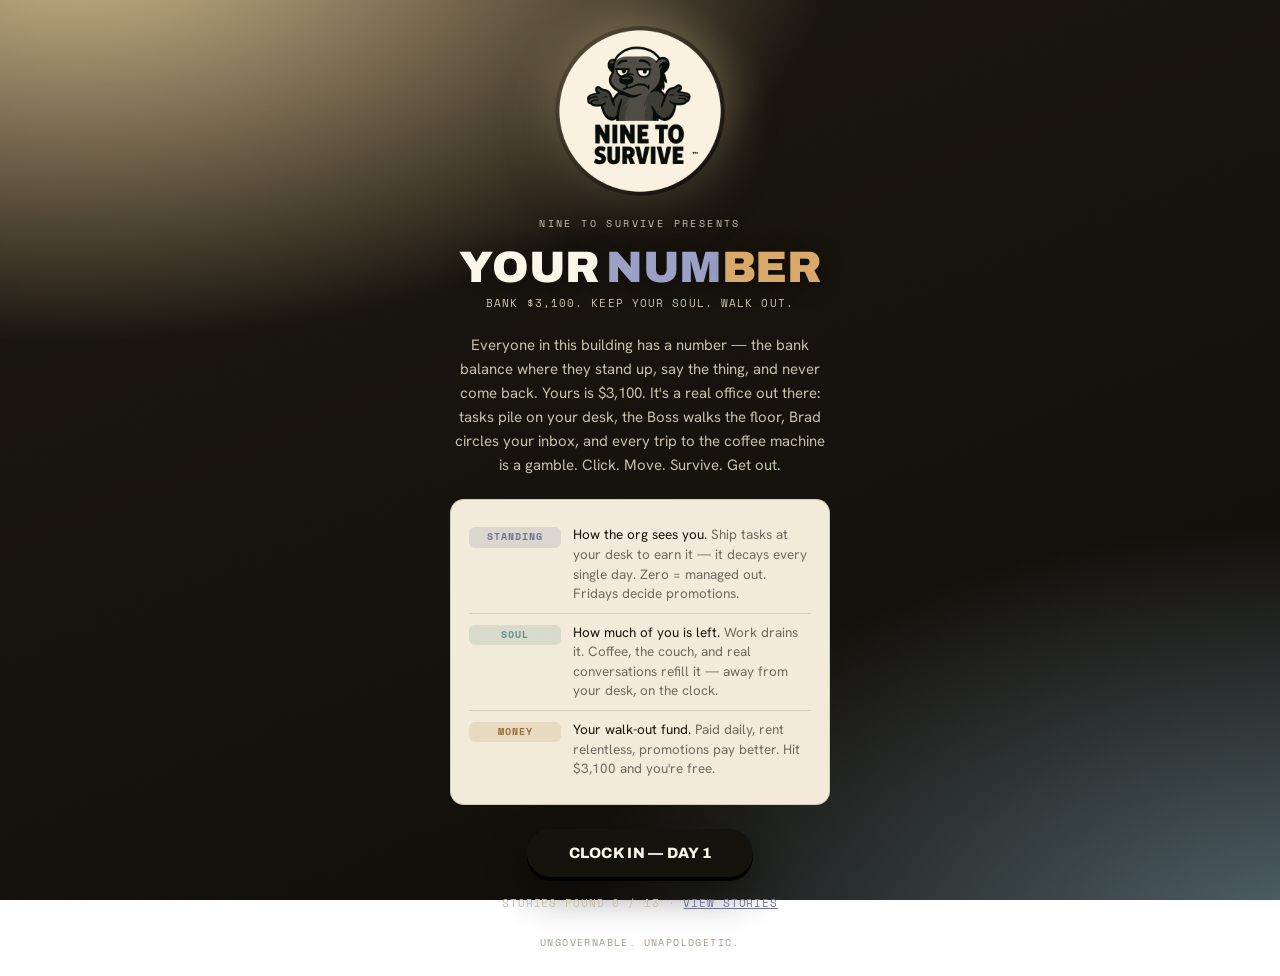
<file: index.html>
<!DOCTYPE html>
<html lang="en">
<head>
<meta charset="UTF-8">
<meta name="viewport" content="width=device-width, initial-scale=1.0">
<title>Nine to Survive — Your Number</title>
<meta name="description" content="A real-time office-survival game. Ship the work, dodge the Boss, guard your inbox from Brad, bank $3,100, and walk out with your soul.">
<meta property="og:title" content="Nine to Survive — Your Number">
<meta property="og:description" content="Bank $3,100. Keep your soul. Walk out. A real-time office-survival game.">
<meta property="og:type" content="website">
<meta name="twitter:card" content="summary">
<meta name="twitter:title" content="Nine to Survive — Your Number">
<meta name="twitter:description" content="Bank $3,100. Keep your soul. Walk out.">
<link rel="icon" href="data:image/svg+xml,%3Csvg xmlns='http://www.w3.org/2000/svg' viewBox='0 0 64 64'%3E%3Crect width='64' height='64' rx='14' fill='%2341E3D6'/%3E%3Ccircle cx='22' cy='20' r='7' fill='%236e4620'/%3E%3Ccircle cx='42' cy='20' r='7' fill='%236e4620'/%3E%3Ccircle cx='32' cy='36' r='18' fill='%238a5a2b'/%3E%3Ccircle cx='26' cy='33' r='2.5' fill='%2315120D'/%3E%3Ccircle cx='38' cy='33' r='2.5' fill='%2315120D'/%3E%3Cellipse cx='32' cy='42' rx='6' ry='4.5' fill='%23E8C39E'/%3E%3C/svg%3E">
<link rel="preconnect" href="https://fonts.googleapis.com">
<link rel="preconnect" href="https://fonts.gstatic.com" crossorigin>
<link href="https://fonts.googleapis.com/css2?family=Archivo:wght@500;700;800;900&family=Archivo+Expanded:wght@700;800;900&family=Hanken+Grotesk:wght@400;500;600;700&family=Space+Mono:wght@400;700&display=swap" rel="stylesheet">
<script src="ntos-game.js?v=n23"></script>
<script src="ntos-world.js?v=w30"></script>
<link rel="stylesheet" href="ntos-theme.css">
</head>
<body>
<div class="stage">

  <!-- START -->
  <section id="start" class="screen">
    <div class="mascot"><img alt="Nine to Survive" src="[data-uri]"></div>
    <div class="badge">Nine to Survive presents</div>
    <h1 class="big">Your <span class="blue">Num</span><span class="amber">ber</span></h1>
    <div class="tagline">Bank $3,100. Keep your soul. Walk out.</div>
    <p class="lede">Everyone in this building has a number — the bank balance where they stand up, say the thing, and never come back. Yours is $3,100. It's a real office out there: tasks pile on your desk, the Boss walks the floor, Brad circles your inbox, and every trip to the coffee machine is a gamble. Click. Move. Survive. Get out.</p>
    <div class="legend">
      <div class="leg"><span class="k s">Standing</span><div>How the org sees you. <span>Ship tasks at your desk to earn it — it decays every single day. Zero = managed out. Fridays decide promotions.</span></div></div>
      <div class="leg"><span class="k so">Soul</span><div>How much of you is left. <span>Work drains it. Coffee, the couch, and real conversations refill it — away from your desk, on the clock.</span></div></div>
      <div class="leg"><span class="k m">Money</span><div>Your walk-out fund. <span>Paid daily, rent relentless, promotions pay better. Hit $3,100 and you're free.</span></div></div>
    </div>
    <button class="cta" onclick="startGame()">Clock in — Day 1</button>
    <button class="cta resumebtn hidden" id="resumebtn" onclick="resumeGame()"></button>
    <div class="storiesline"><span id="storycount">Stories found 0 / 13</span> · <button class="storybtn" onclick="openStories()">View stories</button></div>
    <div class="foot">Ungovernable. Unapologetic.</div>
    <div id="storiesoverlay" class="overlay hidden" onclick="if(event.target===this)closeStories()">
      <div class="card">
        <div class="tag">📖 The story collection</div>
        <div class="etitle">What this building has shown you</div>
        <div id="storylist"></div>
        <button class="next" onclick="closeStories()">Back</button>
      </div>
    </div>
  </section>

  <!-- PLAY: the office -->
  <section id="play" class="hidden">
    <canvas id="world"></canvas>

    <div class="hud hudfloat">
      <div class="hudtop">
        <div class="sys">Employee Monitoring · Live</div>
        <div class="clock" id="clock"><b>9:00</b> AM</div>
      </div>
      <div class="jobline"><span id="jobline-l">Day 1 · Wk 1 · Intern</span><span class="pay" id="jobline-r">+$180/day</span></div>
      <div class="jobline taskline"><span id="tasks-l">INBOX · 0 waiting</span><span id="tasks-r">0/0 shipped</span></div>
      <div class="jobline taskline hidden" id="receiptline"><span>🧾 Receipts</span><span id="receipts-r"></span></div>
      <div class="jobline taskline hidden" id="heatline"><span>🌡 Heat</span><span id="heat-r"></span></div>
      <div class="meters">
        <div class="meter standing">
          <div class="mrow"><div><span class="mname">Standing</span> <span class="msub">how they see you</span></div><div class="mval" id="v-standing">50<span class="delta" id="d-standing"></span></div></div>
          <div class="mtrack"><div class="mfill" id="f-standing" style="width:50%"></div></div>
        </div>
        <div class="meter soul">
          <div class="mrow"><div><span class="mname">Soul</span> <span class="msub">how much is left</span></div><div class="mval" id="v-soul">65<span class="delta" id="d-soul"></span></div></div>
          <div class="mtrack"><div class="mfill" id="f-soul" style="width:65%"></div></div>
        </div>
        <div class="meter money">
          <div class="mrow"><div><span class="mname">Your Number</span> <span class="msub">bank $3,100 · walk out</span></div><div class="mval" id="v-money">$300<span class="delta" id="d-money"></span></div></div>
          <div class="mtrack"><div class="mfill" id="f-money" style="width:5%"></div></div>
        </div>
      </div>
    </div>

    <div class="hint">Click the floor to walk · Work happens AT your desk · Watch for ❗ · Coffee/couch/chats refill Soul</div>
    <button id="mutebtn" class="mute" onclick="toggleMute()">🔊</button>
    <div id="feedbox" class="feedbox">
      <div class="feedhead" onclick="toggleFeed()"><span><b>#office</b> · live</span><span id="feedcaret">▾</span></div>
      <div id="feedlines"></div>
    </div>
    <div id="statuspop" class="statuspop hidden"></div>
    <div id="toast" class="toast"></div>

    <div id="cardoverlay" class="overlay hidden">
      <div class="card">
        <div id="enc">
          <canvas id="card-portrait" class="cardportrait hidden"></canvas>
          <div class="tag" id="tag"></div>
          <div class="etitle" id="etitle"></div>
          <div class="escene" id="escene"></div>
          <div class="choices" id="choices"></div>
        </div>
        <div id="out" class="outcome hidden">
          <div class="oline" id="oline"></div>
          <button class="next" id="nextbtn" onclick="advance()">Next</button>
        </div>
      </div>
    </div>

    <div id="crunchmodal" class="overlay hidden">
      <div class="card crunchcard">
        <div class="tag">🔥 Fire drill</div>
        <div class="etitle">“Client escalation. I need the numbers NOW.”</div>
        <div class="escene">The boss is standing up in the corner office. Everyone is looking at you. Smash <b>WORK</b> before the timer dies — deliver, or it's a Standing hit and a story HR keeps.</div>
        <div class="crunchbar"><div id="crunchfill"></div></div>
        <div class="crunchmeta"><span id="crunchcount">0 / 12</span><span id="crunchtime">8.0s</span></div>
        <div id="crunchresult" class="crunchresult hidden"></div>
        <button class="next" id="workbtn">WORK</button>
      </div>
    </div>
  </section>

  <!-- 5:01 PM · DAY REPORT -->
  <section id="dayend" class="hidden">
    <div class="card">
      <div class="tag" id="detag">5:01 PM · Day 1</div>
      <div class="etitle" id="detitle">Day 1: survived.</div>
      <div class="report" id="report"></div>
      <div id="dayfeed"></div>
      <div class="bankline" id="bankline"></div>
      <button class="walkout hidden" id="walkoutbtn" onclick="doWalkOut()">Walk out — you have your number</button>
      <button class="next" id="clockinbtn" onclick="clockIn()">Clock in — Day 2</button>
      <button class="sharebtn" id="sharebtn-day" onclick="shareRun(this)">Share the grind</button>
    </div>
  </section>

  <!-- END -->
  <section id="end" class="screen hidden">
    <div class="verdicttag" id="vtag">End of day</div>
    <div class="verdict" id="verdict"></div>
    <p class="vbody" id="vbody"></p>
    <div id="storyunlocks"></div>
    <div class="finalmeters">
      <div class="fm s"><div class="fl">Standing</div><div class="fv" id="fin-standing">0</div></div>
      <div class="fm so"><div class="fl">Soul</div><div class="fv" id="fin-soul">0</div></div>
      <div class="fm m"><div class="fl">Banked</div><div class="fv" id="fin-money">$0</div></div>
      <div class="fm d"><div class="fl">Days survived</div><div class="fv" id="fin-days">0</div></div>
    </div>
    <button class="cta" onclick="startGame()">Run it back</button>
    <button class="sharebtn" id="sharebtn-end" onclick="shareRun(this)">Share how it ended</button>
    <div class="foot">Nine to Survive</div>
  </section>

</div>

<script>
/* Shell: presentation + wiring only. Rules live in ntos-game.js (NineToSurvive);
   the visible office lives in ntos-world.js (NtosWorld). The shell runs the rAF
   loop, feeds world signals into the rules, and renders both. */
const G = NineToSurvive;
const W = NtosWorld;
W.setEncounters(G.ENCOUNTERS);
let g, world, runSeed;
const $id = (x) => document.getElementById(x);
function screens(showId){
  ['start','play','dayend','end'].forEach(s => $id(s).classList.toggle('hidden', s !== showId));
}

/* ---- camera + canvas ---- */
const canvas = $id('world');
const ctx = canvas.getContext('2d');
const cam = { x: 0, y: 0, z: 1 };
let rafId = null, lastT = 0;

function fitCanvas(){
  const dpr = window.devicePixelRatio || 1;
  canvas.width = window.innerWidth * dpr;
  canvas.height = window.innerHeight * dpr;
  ctx.setTransform(dpr, 0, 0, dpr, 0, 0);
}
window.addEventListener('resize', fitCanvas);

function centerCamOn(gx, gy){
  cam.x = window.innerWidth / 2 - (gx - gy) * (W.TW / 2) * cam.z;
  cam.y = window.innerHeight / 2 - (gx + gy) * (W.TH / 2) * cam.z;
}
function clampCam(){
  const vw = window.innerWidth, vh = window.innerHeight, z = cam.z;
  const minX = vw / 2 - W.GRID_W * (W.TW / 2) * z, maxX = vw / 2 + W.GRID_H * (W.TW / 2) * z;
  const minY = vh / 2 - (W.GRID_W + W.GRID_H) * (W.TH / 2) * z, maxY = vh / 2;
  cam.x = Math.max(minX, Math.min(maxX, cam.x));
  cam.y = Math.max(minY, Math.min(maxY, cam.y));
}

/* ---- input: pointer events — mouse and touch share one path.
   One pointer: drag pans, a still tap/click picks. Two pointers: pinch zooms
   around the pinch midpoint. Wheel zoom stays for mouse. ---- */
const pointers = new Map();
let dragging = false, dragMoved = false, dragStart = null, pinchStart = null;
canvas.addEventListener('pointerdown', (e) => {
  try { canvas.setPointerCapture(e.pointerId); } catch(err){ /* synthetic pointers */ }
  pointers.set(e.pointerId, { x: e.clientX, y: e.clientY });
  if(pointers.size === 1){
    dragging = true; dragMoved = false;
    dragStart = { mx: e.clientX, my: e.clientY, cx: cam.x, cy: cam.y };
    canvas.classList.add('dragging');
  } else if(pointers.size === 2){
    dragging = false;
    const pts = [...pointers.values()];
    pinchStart = { dist: Math.hypot(pts[0].x - pts[1].x, pts[0].y - pts[1].y), z: cam.z,
                   mid: { x: (pts[0].x + pts[1].x) / 2, y: (pts[0].y + pts[1].y) / 2 } };
  }
});
canvas.addEventListener('pointermove', (e) => {
  if(!pointers.has(e.pointerId)) return;
  pointers.set(e.pointerId, { x: e.clientX, y: e.clientY });
  if(pointers.size === 2 && pinchStart){
    const pts = [...pointers.values()];
    const dist = Math.hypot(pts[0].x - pts[1].x, pts[0].y - pts[1].y);
    const before = W.screenToTile(cam, pinchStart.mid.x, pinchStart.mid.y);
    cam.z = Math.max(0.55, Math.min(1.8, pinchStart.z * dist / (pinchStart.dist || 1)));
    const after = W.screenToTile(cam, pinchStart.mid.x, pinchStart.mid.y);
    cam.x += (after.x - before.x - (after.y - before.y)) * (W.TW / 2) * cam.z;
    cam.y += (after.x - before.x + (after.y - before.y)) * (W.TH / 2) * cam.z;
    clampCam();
    dragMoved = true;
    return;
  }
  if(!dragging) return;
  const dx = e.clientX - dragStart.mx, dy = e.clientY - dragStart.my;
  if(Math.abs(dx) + Math.abs(dy) > 6) dragMoved = true;
  cam.x = dragStart.cx + dx; cam.y = dragStart.cy + dy;
  clampCam();
});
function pointerEnd(e){
  if(!pointers.has(e.pointerId)) return;
  pointers.delete(e.pointerId);
  if(pointers.size < 2) pinchStart = null;
  if(pointers.size === 1){
    // one finger left after a pinch: re-anchor it as a drag, never a tap
    const p = [...pointers.values()][0];
    dragging = true; dragMoved = true;
    dragStart = { mx: p.x, my: p.y, cx: cam.x, cy: cam.y };
    return;
  }
  canvas.classList.remove('dragging');
  if(dragging){
    dragging = false;
    if(!dragMoved) handleWorldClick(e.clientX, e.clientY);
  }
}
canvas.addEventListener('pointerup', pointerEnd);
canvas.addEventListener('pointercancel', pointerEnd);
canvas.addEventListener('wheel', (e) => {
  e.preventDefault();
  const before = W.screenToTile(cam, e.clientX, e.clientY);
  cam.z = Math.max(0.55, Math.min(1.8, cam.z * (e.deltaY > 0 ? 0.9 : 1.11)));
  const after = W.screenToTile(cam, e.clientX, e.clientY);
  cam.x += (after.x - before.x - (after.y - before.y)) * (W.TW / 2) * cam.z;
  cam.y += (after.x - before.x + (after.y - before.y)) * (W.TH / 2) * cam.z;
  clampCam();
}, { passive: false });

// Iso pick correction: furniture is drawn UP the screen from its tile, so a
// click on a desk's visible top actually maps to the floor tile BEHIND it —
// you'd walk somewhere else (or nowhere). Test the click against each piece's
// drawn top face in screen space and snap to the furniture the player SEES.
function pointInQuad(px, py, ax, ay, bx, by, cx, cy, dx, dy){
  const half = (x1,y1,x2,y2) => (px - x1) * (y2 - y1) - (py - y1) * (x2 - x1);
  const s1 = half(ax,ay,bx,by), s2 = half(bx,by,cx,cy),
        s3 = half(cx,cy,dx,dy), s4 = half(dx,dy,ax,ay);
  return (s1 >= 0 && s2 >= 0 && s3 >= 0 && s4 >= 0) || (s1 <= 0 && s2 <= 0 && s3 <= 0 && s4 <= 0);
}
function furnitureAtScreen(sx, sy){
  const z = cam.z;
  for(const f of W.FURNITURE){
    const hpx = f.h * 34 * z;
    const p = (gx, gy) => W.proj(cam, gx - 0.5, gy - 0.5);
    const [ax, ay] = p(f.x, f.y), [bx, by] = p(f.x + f.w, f.y);
    const [cx2, cy2] = p(f.x + f.w, f.y + f.d), [dx, dy] = p(f.x, f.y + f.d);
    if(pointInQuad(sx, sy, ax, ay - hpx, bx, by - hpx, cx2, cy2 - hpx, dx, dy - hpx)) return f;
  }
  return null;
}
// Characters draw up-screen from their tile just like furniture — a click on
// Dennis's body maps to the floor tile behind him and the old tile-tolerance
// pick missed. Hit-test each actor's drawn body box; front-most wins.
function actorAtScreen(sx, sy){
  const z = cam.z;
  let hit = null, hitDepth = -1;
  for(const a of world.actors){
    if(a.off) continue;
    const rig = (W.RIG && W.RIG[a.id]) || {};
    const H = rig.h || 1;
    const hpx = ((12.6 * (rig.legLen || 1) + 11.5 * (rig.torso || 1)) * H
                + 2 * 4.6 * (rig.headScale || 1) * 1.34 + 4) * z;
    const halfW = 9 * z * (rig.w || 1) + 4 * z;
    const [fx, fy] = W.proj(cam, a.x, a.y);
    if(sx >= fx - halfW && sx <= fx + halfW && sy >= fy - hpx && sy <= fy + 6 * z){
      const d = a.x + a.y;
      if(d > hitDepth){ hit = a; hitDepth = d; }
    }
  }
  return hit;
}

function handleWorldClick(sx, sy){
  if(!world || world.dayOver) return;
  let t = W.screenToTile(cam, sx, sy);
  // pick what the player SEES: drawn bodies first, then the old feet-tile pick
  const actor = actorAtScreen(sx, sy) || W.pickActorAt(world, t.x, t.y);
  if(actor){ showStatus(actor, sx, sy); return; }
  hideStatus();
  // clicked a drawn furniture top? snap to that piece's tile so the coffee/
  // couch/exit/desk branches below see what the player saw
  const fScreen = furnitureAtScreen(sx, sy);
  if(fScreen) t = { x: fScreen.x + (fScreen.w - 1) / 2, y: fScreen.y + (fScreen.d - 1) / 2 };
  if(W.isCoffeeAt(t.x, t.y)){
    if(world.coffeeUsed) toast('You’ve had your one coffee mercy today.');
    else if(W.goForCoffee(world)) toast('Heading for coffee…');
    return;
  }
  if(W.isCouchAt(t.x, t.y)){
    if(world.couchUsed) toast('One couch session a day. HR counts.');
    else if(W.goForCouch(world)) toast('Five minutes. You’ve earned nothing, take it anyway.');
    return;
  }
  if(W.isExitAt(t.x, t.y)){
    if(world.walkoutArmed){ if(W.goForExit(world)) toast('Walking to the door. Don’t look back.'); }
    else toast('Not yet. You have a number, and this isn’t it.');
    return;
  }
  // plain floor: walk there
  if(W.movePlayer(world, t)) return;
  // blocked tile (furniture): YOUR desk means "back to my seat"; anything else
  // walks you to the nearest open tile beside it — a click never dead-ends
  const gx = Math.round(t.x), gy = Math.round(t.y);
  const f = fScreen || W.furnitureAt(gx, gy);
  if(f && f.id === 'desk-you'){ W.playerGoHome(world); toast('Heading back to your seat.'); return; }
  if(f) W.movePlayer(world, W.adjacentTo(world, { x: gx, y: gy }));
}

/* ---- status popup + toast ---- */
/* ---- character portraits: a live cute close-up "on a screen" ---- */
const _portraits = new Set();
function _portraitFrame(el, t){
  const dpr = window.devicePixelRatio || 1, size = el.clientWidth || el.__psize || 80;
  if(el.width !== size * dpr){ el.width = size * dpr; el.height = size * dpr; }
  const ctx = el.getContext('2d'); ctx.setTransform(dpr, 0, 0, dpr, 0, 0);
  W.drawPortrait(ctx, el.__pid, 0, 0, size, t, el.__pmood);
}
function _portraitTick(t){
  for(const el of Array.from(_portraits)){
    if(!el.isConnected || el.closest('.hidden')){ _portraits.delete(el); continue; }
    _portraitFrame(el, t);
  }
  if(_portraits.size) requestAnimationFrame(_portraitTick);
}
function paintPortrait(id, el, size, mood){
  if(!el || !W.drawPortrait || !(W.RIG && W.RIG[id])) return;
  el.__pid = id; el.__pmood = mood; el.__psize = size;
  el.style.width = size + 'px'; el.style.height = size + 'px';
  _portraitFrame(el, performance.now());
  if(!_portraits.has(el)){ _portraits.add(el); if(_portraits.size === 1) requestAnimationFrame(_portraitTick); }
}
function setCardPortrait(id, mood){
  const el = $id('card-portrait');
  if(id && W.RIG && W.RIG[id]){ el.classList.remove('hidden'); paintPortrait(id, el, 96, mood); }
  else { el.classList.add('hidden'); _portraits.delete(el); }
}

function showStatus(actor, sx, sy){
  const s = W.statusOf(world, actor);
  const pop = $id('statuspop');
  // shell-composed verbs: the world says WHO is interceptable; the brain's
  // state (receipts, heat, flags) says which schemes are loaded
  const canFlash = actor.id === 'brad' && G.hasReceipt(g, 'screenshot_brad_deck')
    && !g.npcState.brad.flags.cowed && !g.npcState.brad.flags.fired;
  const adamGren = (s.grenade || (actor.id === 'adam' && world.tasks.blocked > 0 && !world.grenadeUsed))
    && !actor.off;
  const canCool = actor.id === 'hr' && G.hasReceipt(g, 'hr_survey_metadata')
    && G.heatOf(g, 'hr') >= G.HEAT_MED;
  pop.innerHTML = '<span class="sx" onclick="hideStatus()">✕</span>'
    + '<div class="spop-head"><canvas id="pop-portrait" class="portrait"></canvas><div class="spop-meta">'
    + '<div class="sname">' + (s.face ? s.face + ' ' : '') + s.name + '</div>'
    + '<div class="srole">' + s.role + (s.mood ? ' · mood: ' + s.mood : '') + '</div>'
    + '<div class="sline">' + s.line + '</div></div></div>'
    + (s.chat ? '<span class="schat" onclick="startChat(\'' + actor.id + '\')">' + (s.sitWith ? 'Walk over & sit with her' : 'Walk over & chat') + '</span>' : '')
    + (s.quickcall ? '<span class="schat" onclick="startQuickCall()">Take the quick call</span>' : '')
    + (s.kaylatask ? '<span class="schat" onclick="takeKaylaTask()">Take one of her tasks</span>' : '')
    + (s.reportkayla ? '<span class="schat" onclick="reportKaylaToHR()">Mention Kayla to HR</span>' : '')
    + (s.approval ? '<span class="schat" onclick="carryToPipe()">Carry a file to The Pipe</span>' : '')
    + (s.flatter ? '<span class="schat" onclick="flatterDennis()">“Nineteen years — wow.”</span>' : '')
    + (s.approval && G.DENNIS_BURN_ORDER.some(r => G.hasReceipt(g, r))
        ? '<span class="schat" onclick="burnForDennis()">🧾 Burn a receipt (clears all)</span>' : '')
    + (s.approval && g.npcState.marcus.flags.shield
        ? '<span class="schat" onclick="tipForDennis()">Use Marcus’s phrase (clears all)</span>' : '')
    + (s.confront ? '<span class="schat" onclick="doConfrontBrad()">Walk at him: “Looking for something?”</span>' : '')
    + (s.bradLurking && canFlash ? '<span class="schat" onclick="doFlashBrad()">🧾 Angle the phone. Let him see the wallpaper.</span>' : '')
    + (s.plantbait ? '<span class="schat" onclick="doPlantBait()">Leave the flawed file on top. Be elsewhere.</span>' : '')
    + (s.walkwith ? '<span class="schat" onclick="doWalkWithDennis()">Fall into step — answer the questions en route</span>' : '')
    + (s.redirect ? '<span class="schat" onclick="doRedirectAdam()">Intercept: “How did approvals work in 2009?”</span>' : '')
    + (adamGren ? '<span class="schat" onclick="doGrenadeAdam()">Point him at Dennis. They go way back.</span>' : '')
    + (s.precollect && !G.hasReceipt(g, 'priya_commit_log')
        ? '<span class="schat" onclick="doPreDemo(\'precollect\')">Collect the commit log now, pre-demo</span>' : '')
    + (s.preplant && !g.npcState.priya.flags.preBaited
        ? '<span class="schat" onclick="doPreDemo(\'preplant\')">Swap in the flawed backup file</span>' : '')
    + (canCool ? '<span class="schat" onclick="doCoolHR()">🧾 Ask about response IDs, hypothetically</span>' : '');
  pop.classList.remove('hidden');
  paintPortrait(actor.id, $id('pop-portrait'), 80);
  pop.style.left = Math.min(window.innerWidth - 312, sx + 14) + 'px';
  pop.style.top = Math.min(window.innerHeight - 150, Math.max(10, sy - 40)) + 'px';
}
function hideStatus(){ $id('statuspop').classList.add('hidden'); }
function startChat(id){
  hideStatus();
  if(W.requestChat(world, id)) toast('Walking over…');
}
function startQuickCall(){
  hideStatus();
  if(W.goForBossCall(world)) toast('Walking to the corner office. Bring a face.');
}
function takeKaylaTask(){
  hideStatus();
  if(W.takeKaylaTask(world)) toast('Walking over to lighten her stack…');
}
function reportKaylaToHR(){
  hideStatus();
  if(W.reportKayla(world)) toast('You mention it to Meredith. Gently. Meaning well. Watch.');
}
function carryToPipe(){
  hideStatus();
  if(W.goForApproval(world)) toast('Carrying the file to The Pipe. Bring answers. He has questions.');
}
function flatterDennis(){
  hideStatus();
  if(W.flatterDennis(world)) toast('Walking over to admire nineteen years of institutional knowledge…');
}
function burnForDennis(){
  hideStatus();
  const name = G.burnReceiptForDennis(g);
  if(!name) return;
  const n = W.clearAllBlocked(world);
  G.dennisApprovalCleared(g, Math.floor(world.clockMin), 'receipt', n);
  toast('Receipt burned (' + name.replace(/_/g, ' ') + '). ' + n + ' approval' + (n > 1 ? 's' : '') + ' cleared, instantly.');
  saveRun('day');
}
function tipForDennis(){
  hideStatus();
  if(!G.useShieldForDennis(g)) return;
  const n = W.clearAllBlocked(world);
  G.dennisApprovalCleared(g, Math.floor(world.clockMin), 'tip', n);
  toast('“Load-bearing deliverable.” Dennis blinks. ' + n + ' approval' + (n > 1 ? 's' : '') + ' cleared.');
  saveRun('day');
}
/* interceptions + schemes: walk-over verbs; the arrival signal does the rest */
function doConfrontBrad(){
  hideStatus();
  if(W.confrontBrad(world)) toast('Walking at him. Casually. At speed.');
}
function doFlashBrad(){
  hideStatus();
  if(W.flashBrad(world)) toast('Walking over with your phone out, wallpaper first.');
}
function doPlantBait(){
  hideStatus();
  if(W.plantBait(world)) { if(!world.baitPlanted) toast('Heading to your desk to dress the stack…'); }
}
function doWalkWithDennis(){
  hideStatus();
  if(W.walkWithDennis(world)) toast('Catching up to the folder…');
}
function doRedirectAdam(){
  hideStatus();
  if(W.redirectAdam(world)) toast('Stepping into his path with a question about the old days…');
}
function doGrenadeAdam(){
  hideStatus();
  if(W.grenadeAdam(world)) toast('Walking over to mention that Dennis “could really use his perspective”…');
}
function doPreDemo(kind){
  hideStatus();
  if(W.goPreDemo(world, kind)) toast('Heading for the meeting room before the room fills…');
}
function doCoolHR(){
  hideStatus();
  if(W.goForCoolHR(world)) toast('Walking to HR with a hypothetical…');
}

/* ---- the office feed (render only — the brain writes g.feed) ---- */
let feedShown = 0;
let feedClosed = false;
try { feedClosed = localStorage.getItem('ntos-feed-closed') === '1'; } catch(e){}
function toggleFeed(){
  feedClosed = !feedClosed;
  try { localStorage.setItem('ntos-feed-closed', feedClosed ? '1' : '0'); } catch(e){}
  applyFeedCollapse();
}
function applyFeedCollapse(){
  $id('feedbox').classList.toggle('closed', feedClosed);
  $id('feedcaret').textContent = feedClosed ? '▸' : '▾';
}
applyFeedCollapse();
function feedLineHtml(f){
  return '<div class="fline"><span class="ft">' + W.minToClock(f.m) + '</span>' + f.text + '</div>';
}
function renderFeed(){
  feedShown = g.feed.length;
  $id('feedlines').innerHTML = g.feed.slice(-3).map(feedLineHtml).join('')
    || '<div class="fline">No messages. Suspicious in itself.</div>';
}

let toastT = null, deadEyedToastDay = 0;
function toast(msg){
  const t = $id('toast');
  t.textContent = msg;
  t.classList.add('show');
  clearTimeout(toastT);
  toastT = setTimeout(() => t.classList.remove('show'), 2200);
}

/* ---- sound: tiny WebAudio blips, no asset files. Mute persists. ---- */
let audioCtx = null, muted = false;
try { muted = localStorage.getItem('ntos-muted') === '1'; } catch(e){}
function blip(freq, dur, type, vol){
  if(muted) return;
  try {
    audioCtx = audioCtx || new (window.AudioContext || window.webkitAudioContext)();
    if(audioCtx.state === 'suspended') audioCtx.resume();
    const o = audioCtx.createOscillator(), gn = audioCtx.createGain();
    o.type = type || 'sine'; o.frequency.value = freq;
    gn.gain.setValueAtTime(vol || 0.07, audioCtx.currentTime);
    gn.gain.exponentialRampToValueAtTime(0.0001, audioCtx.currentTime + (dur || 0.15));
    o.connect(gn); gn.connect(audioCtx.destination);
    o.start(); o.stop(audioCtx.currentTime + (dur || 0.15) + 0.02);
  } catch(e){}
}
const SFX = {
  task(){ blip(880, 0.1); blip(1318, 0.16); },                     // shipped: a small ding
  bosscatch(){ blip(196, 0.35, 'sawtooth', 0.09); blip(185, 0.4, 'sawtooth', 0.07); },
  drill(){ blip(660, 0.11, 'square', 0.08); setTimeout(() => blip(660, 0.11, 'square', 0.08), 150); }
};
function toggleMute(){
  muted = !muted;
  try { localStorage.setItem('ntos-muted', muted ? '1' : '0'); } catch(e){}
  $id('mutebtn').textContent = muted ? '🔇' : '🔊';
}
if(muted) $id('mutebtn').textContent = '🔇';

/* ---- the story collection: discovered outcomes persist across runs. The
   brain owns the catalog (G.STORY_META) and the earned-check (G.earnedStories);
   this is the only storage side. try/catch everywhere: file:// stays quiet. ---- */
const STORIES_KEY = 'ntos-stories-v1';
function loadStories(){
  try { return JSON.parse(localStorage.getItem(STORIES_KEY)) || {}; } catch(e){ return {}; }
}
function saveStories(s){ try { localStorage.setItem(STORIES_KEY, JSON.stringify(s)); } catch(e){} }
function updateStoryCount(){
  const found = Object.keys(loadStories()).filter(k => G.STORY_META[k]).length;
  $id('storycount').textContent = 'Stories found ' + found + ' / ' + G.STORY_ORDER.length;
}
function openStories(){
  const have = loadStories();
  $id('storylist').innerHTML = G.STORY_ORDER.map(k => {
    const m = G.STORY_META[k];
    return have[k]
      ? '<div class="storyrow found"><span class="sn">' + m.name + '</span><span class="sh">' + m.hint + '</span></div>'
      : '<div class="storyrow locked"><span class="sn">???</span><span class="sh">' + m.hint + '</span></div>';
  }).join('');
  $id('storiesoverlay').classList.remove('hidden');
}
function closeStories(){ $id('storiesoverlay').classList.add('hidden'); }
// at run end: record everything the run clearly earned; say which are new
function recordStories(){
  const earned = G.earnedStories(g);
  const have = loadStories();
  const rows = earned.map(k => {
    const isNew = !have[k];
    have[k] = true;
    return '<div class="storyunlock ' + (isNew ? 'new' : 'old') + '">'
      + (isNew ? '★ New story discovered: ' : 'Story recorded: ')
      + G.STORY_META[k].name + '</div>';
  });
  saveStories(have);
  updateStoryCount();
  $id('storyunlocks').innerHTML = rows.join('');
}
updateStoryCount();

/* ---- run persistence: g + runSeed in localStorage. The world (mid-day
   positions/tasks) is NOT saved — a mid-day save resumes at that morning with
   meters intact; a post-closeDay save resumes onto the 5:01 report so payday
   can't be replayed. try/catch everywhere: file:// and private mode stay quiet. */
const SAVE_KEY = 'ntos-save-v1';
function saveRun(phase){
  try { localStorage.setItem(SAVE_KEY, JSON.stringify({ runSeed, phase, g })); } catch(e){}
}
function clearSave(){ try { localStorage.removeItem(SAVE_KEY); } catch(e){} }
function loadSave(){
  try {
    const s = JSON.parse(localStorage.getItem(SAVE_KEY));
    return (s && s.g && !s.g.over) ? s : null;
  } catch(e){ return null; }
}
function offerResume(){
  const s = loadSave();
  const btn = $id('resumebtn');
  btn.classList.toggle('hidden', !s);
  if(s) btn.textContent = 'Resume — Day ' + s.g.day + ' · ' + G.fmt(s.g.money) + ' banked';
}
function resumeGame(){
  const s = loadSave();
  if(!s) return startGame();
  runSeed = s.runSeed;
  g = s.g;
  G.ensureWants(g);        // backfill want-roles onto pre-feature saves (idempotent)
  window.g = g;
  if(s.phase === 'dayend'){ screens('dayend'); showDayEnd(); return; }
  g.idxInDay = 0;          // the day restarts; meters/money keep their saved values
  g.lastChoice = null;
  beginDay();
}
offerResume();

/* ---- the day loop ---- */
function startGame(){
  clearSave();             // a new run abandons the old one
  runSeed = Date.now() % 2147483647;
  g = G.newGame(runSeed);
  saveRun('day');
  beginDay();
}

function beginDay(){
  world = W.newDay(runSeed, g.day, g.plan, G.worldFlagsFor(g));
  window.g = g; window.world = world;   // console debugging
  screens('play');
  fitCanvas();
  cam.z = 1;
  centerCamOn(9, 16);   // your desk
  setMeter('standing', g.standing, true);
  setMeter('soul', g.soul, true);
  setMoney(true);
  updateJobline();
  hideStatus();
  G.moodFeed(g, world.actors.map(a => ({ id: a.id, mood: a.mood })));
  renderFeed();
  if(G.canWalkOut(g)){
    W.armWalkout(world);
    toast('Your number is banked. The EXIT is right there. Any time.');
  }
  lastT = 0;
  if(rafId) cancelAnimationFrame(rafId);
  rafId = requestAnimationFrame(loop);
}

let lastRafAt = 0;
function loop(t){
  if($id('play').classList.contains('hidden')){ rafId = null; return; }
  lastRafAt = performance.now();
  const dt = lastT ? Math.min(0.12, (t - lastT) / 1000) : 0.016;
  lastT = t;
  const signal = W.step(world, dt);
  if(signal) handleSignal(signal);
  $id('clock').innerHTML = (() => {
    const c = W.minToClock(Math.floor(world.clockMin));
    const parts = c.split(' ');
    return '<b>' + parts[0] + '</b> ' + parts[1];
  })();
  $id('tasks-l').textContent = 'INBOX · ' + world.tasks.pending + ' waiting'
    + (world.tasks.blocked ? ' · ' + world.tasks.blocked + ' NEED APPROVAL' : '');
  $id('tasks-r').textContent = world.tasks.done + '/' + world.tasks.total + ' shipped';
  if(g.feed.length !== feedShown) renderFeed();
  // a crunch bonus can bank the number mid-day: the door goes live immediately
  if(!world.walkoutArmed && G.canWalkOut(g)){
    W.armWalkout(world);
    toast('Your number is banked. The EXIT is live. Any time.');
  }
  const rc = g.receipts ? g.receipts.count : 0;
  $id('receiptline').classList.toggle('hidden', rc === 0);
  if(rc > 0) $id('receipts-r').textContent = rc + ' held · leverage, technically';
  // office heat: hidden until somebody is actually watching you
  const heatHot = G.heatOf(g, 'hr') >= G.HEAT_MED || G.heatOf(g, 'boss') >= G.HEAT_MED
               || G.heatOf(g, 'brad') >= G.HEAT_MED;
  $id('heatline').classList.toggle('hidden', !heatHot);
  if(heatHot) $id('heat-r').textContent =
    'HR ' + G.heatLevel(g, 'hr') + ' · Boss ' + G.heatLevel(g, 'boss') + ' · Brad ' + G.heatLevel(g, 'brad');
  W.render(world, ctx, cam, window.innerWidth, window.innerHeight, t);
  rafId = requestAnimationFrame(loop);
}

// world → rules. Every verb on the floor lands here.
function worldEffect(kind){
  const res = G.applyWorldEffect(g, kind);
  if(!res) return null;
  if(res.ds) applyDelta('standing', res.ds);
  if(res.dso) applyDelta('soul', res.dso);
  setMeter('standing', g.standing);
  setMeter('soul', g.soul);
  if(g.failed){ setTimeout(endGame, 900); }
  return res;
}

function handleSignal(s){
  switch(s.type){
    case 'encounter': openCard(); break;
    case 'arcincident': openIncident(s.id); break;
    case 'crunch': openCrunch(); break;
    case 'braddeck':
      G.bradDeckSeen(g, Math.floor(world.clockMin));
      toast('Brad hustles past your desk mid-call. On his screen: a slide deck. The logo on it: not ours.');
      break;
    case 'bradallhands':
      G.bradAllHands(g, Math.floor(world.clockMin));
      SFX.drill();
      toast('❗ All-hands: Brad’s Zoom background is a conference room at the WRONG COMPANY.');
      break;
    case 'bradfired':
      G.bradFiredReport(g, Math.floor(world.clockMin));
      toast('Meredith just walked Brad out the door. Carrying his box for him. Policy.');
      break;
    case 'bradtasks':
      G.bradTasksAbsorbed(g, Math.floor(world.clockMin));
      toast('Two of Brad’s tasks land in YOUR inbox. “Congratulations on the growth opportunity.”');
      break;
    case 'summons':
      G.feedWorldEvent(g, 'summons', Math.floor(world.clockMin));
      toast('The Boss: “you free? quick call.” No topic. Click him to go — or don’t.');
      break;
    case 'summonsmissed':
      if(G.bossSummonsDodged(g, Math.floor(world.clockMin)))
        toast('The quick call expired unanswered. His next catches will not be quick.');
      break;
    case 'quickcall':
      openIncident('boss_quick_call');
      break;
    case 'kaylatask': {
      const kt = G.kaylaTaskTaken(g, Math.floor(world.clockMin));
      if(kt){ setMeter('soul', g.soul); toast(kt.text); }
      W.playerGoHome(world);
      break;
    }
    case 'kaylasenthome': {
      const kr = G.kaylaSentHome(g, Math.floor(world.clockMin));
      if(kr){ setMeter('standing', g.standing); applyDelta('standing', kr.ds); toast(kr.text); }
      break;
    }
    case 'webinar':
      SFX.drill();
      toast('MANDATORY: “Resilience & You,” 90 min, cameras expected. Your inbox will wait. It will not shrink.');
      break;
    case 'adamintercept': {
      G.adamIntercepted(g, Math.floor(world.clockMin), s.useful);
      const nInt = (g.npcState.adam.counters.intercepts || 1);
      toast(s.useful
        ? 'Adam stopped you mid-aisle — then called Dennis. An approval just… cleared. Don’t ask.'
        : nInt <= 1
        ? 'Adam stopped you for a quick thought. It had three parts. You are eight minutes older.'
        : nInt === 2
        ? 'Adam again. The quick thought has a part two. You have been pre-registered for part three.'
        : 'Adam. The thought is now a series. There is a recap. You were in the recap.');
      break;
    }
    case 'bosshuman': {
      const line = G.bossHumanBeat(g, Math.floor(world.clockMin));
      if(line){
        const res = worldEffect('bossHuman');
        toast(line + (res && res.dso ? ' Soul +' + res.dso + '.' : ''));
      }
      break;
    }
    case 'task':
      toast('New task in your inbox. (' + s.pending + ' waiting)'); break;
    case 'taskblocked':
      // microcopy escalates with the actual stack, not a dice roll
      toast(s.blocked === 1
        ? 'A task arrived marked NEEDS APPROVAL. Dennis has questions. (1 stuck)'
        : s.blocked === 2
        ? 'Another file stopped at The Pipe. The questions now have sub-questions. (2 stuck)'
        : 'A ' + ['third', 'fourth', 'fifth', 'sixth'][Math.min(3, s.blocked - 3)] + ' file held. The Pipe is becoming a district. (' + s.blocked + ' stuck)');
      break;
    case 'approved':
      G.dennisApprovalCleared(g, Math.floor(world.clockMin), 'waited');
      toast('Questions answered. One file unstuck. ' + (s.blocked ? s.blocked + ' still held.' : 'The Pipe is clear.'));
      W.playerGoHome(world);
      break;
    case 'flattered': {
      worldEffect('dennisFlatter');
      G.dennisApprovalCleared(g, Math.floor(world.clockMin), 'flattered');
      toast('He approved one mid-anecdote. Soul −2. ' + (s.blocked ? s.blocked + ' still held.' : 'All clear.'));
      W.playerGoHome(world);
      break;
    }
    case 'taskdone': {
      const res = worldEffect('taskDone');
      SFX.task();
      if(res && res.deadEyed && deadEyedToastDay !== g.day){
        deadEyedToastDay = g.day;
        toast('Dead-eyed productivity: ' + G.GRIND_STREAK + ' in a row without looking up. Soul bills extra until you take literally any break.');
      } else if(!s.pending && world.tasks.blocked > 0){
        toast('Task shipped. Inbox “zero” — except the ' + world.tasks.blocked + ' Dennis is holding, which the dashboard politely ignores.');
      } else if(!s.pending){
        toast('Task shipped. Standing +2. Inbox zero. For now.');
      } else if(g.day % 5 === 0){
        toast('Task shipped before the review. The review counts volume, not content. Volume: +1. (' + s.pending + ' to go.)');
      } else {
        toast('Task shipped. Standing +2. ' + s.pending + ' to go.');
      }
      break;
    }
    case 'bosswalk':
      toast(s.mood === 'bad'
        ? '❗ The Boss is walking the floor. He is NOT in a good mood.'
        : '❗ The Boss is walking the floor.');
      break;
    case 'bosspass':
      worldEffect('bossPass');
      toast('The Boss walked by. You were at your desk. Noted. Standing +2.');
      break;
    case 'bosscatch':
      worldEffect(s.bad ? 'bossCatchBad' : 'bossCatch');
      if(s.bad) G.feedWorldEvent(g, 'bossCatchBad', Math.floor(world.clockMin));
      SFX.bosscatch();
      toast(s.bad
        ? '“WHERE were you?” Wrong day for an empty chair. Standing −9.'
        : '“Where were you?” The Boss walked by an empty chair. Standing −6.');
      break;
    case 'bradsteal':
      worldEffect('bradSteal');
      G.feedWorldEvent(g, 'bradSteal', Math.floor(world.clockMin));
      toast('Brad lifted a file off your empty desk. That task is his now. Standing −3.');
      break;
    case 'bradfoiled':
      worldEffect('bradFoiled');
      toast('Brad hovered by your desk. You were sitting right there. He left.');
      break;
    case 'bradlurk':
      toast('👀 Brad is “refilling his water” with line of sight on your inbox. Confront him, sit tight — or leave him something special.');
      break;
    case 'bradconfronted':
      toast(G.bradConfronted(g, Math.floor(world.clockMin)));
      break;
    case 'bradflashed': {
      const t = G.bradFlashed(g, Math.floor(world.clockMin));
      if(t) toast(t);
      break;
    }
    case 'baitplanted':
      toast(G.baitPlanted(g, Math.floor(world.clockMin)));
      break;
    case 'bradpoisoned': {
      const res = G.bradPoisoned(g, Math.floor(world.clockMin));
      setMeter('standing', g.standing); applyDelta('standing', res.ds);
      if(res.dso){ setMeter('soul', g.soul); applyDelta('soul', res.dso); }
      toast(res.text);
      break;
    }
    case 'bosswalkwarn':
      toast(s.mood === 'bad'
        ? '📋 The Boss stood up and read the floor like a list of names. Walk incoming — be at your desk.'
        : '📋 The Boss stood up and looked at the floor like a to-do list. Walk incoming.');
      break;
    case 'dennisescort':
      toast(G.dennisWalked(g, Math.floor(world.clockMin)));
      W.playerGoHome(world);
      break;
    case 'adamconcernstart':
      toast('📋 Adam is walking to HR with “a concern.” Intercept him — or let nature take its course.');
      break;
    case 'adamconcern':
      G.adamConcernLanded(g, Math.floor(world.clockMin));
      toast('Adam reached HR. A concern was raised. A folder was opened. HR heat rises.');
      break;
    case 'adamredirected': {
      const res = G.adamRedirected(g, Math.floor(world.clockMin));
      if(res.dso){ setMeter('soul', g.soul); applyDelta('soul', res.dso); }
      toast(res.text);
      W.playerGoHome(world);
      break;
    }
    case 'adamgrenade': {
      const res = G.adamGrenade(g, Math.floor(world.clockMin));
      const n = W.applyGrenade(world, res.bypass);
      if(res.dso){ setMeter('soul', g.soul); applyDelta('soul', res.dso); }
      toast(res.text + (res.bypass && n > 0 ? ' (' + n + ' cleared.)' : ''));
      break;
    }
    case 'demoprep':
      toast('☕ Priya is set up in the meeting room early. The demo laptop is open. Unattended.');
      break;
    case 'precollect': {
      const t = G.priyaPreCollect(g, Math.floor(world.clockMin));
      if(t) toast(t);
      W.playerGoHome(world);
      break;
    }
    case 'preplant': {
      const t = G.priyaPrePlant(g, Math.floor(world.clockMin));
      if(t) toast(t);
      W.playerGoHome(world);
      break;
    }
    case 'coolhr': {
      const t = G.coolHR(g, Math.floor(world.clockMin));
      if(t) toast(t);
      W.playerGoHome(world);
      break;
    }
    case 'bradempty':
      toast('Brad cased your empty desk. Empty inbox, nothing to take. He left disappointed in you specifically.');
      break;
    case 'walkout':
      doWalkOut();
      break;
    case 'conversation': openConversation(s); break;
    case 'couch':
      worldEffect('couch');
      G.feedWorldEvent(g, 'couch', Math.floor(world.clockMin));
      toast('Couch. Soul +6. Someone from HR definitely saw. Standing −1.');
      break;
    case 'coffee': {
      const res = G.applyCoffee(g);
      if(res){ setMeter('soul', g.soul); applyDelta('soul', res.dso); }
      toast('Coffee. Soul +' + G.COFFEE_SOUL + '. Back to it.');
      W.playerGoHome(world);
      break;
    }
    case 'dayover': {
      const r = G.closeDay(g, { tasksDone: s.tasksDone, tasksTotal: s.tasksTotal });
      if(r === 'gameover') endGame();
      else { saveRun('dayend'); showDayEnd(); }
      break;
    }
  }
}

function updateJobline(){
  $id('jobline-l').textContent = 'Day ' + g.day + ' · Wk ' + g.week + ' · ' + G.jobTitle(g);
  $id('jobline-r').textContent = '+' + G.fmt(G.LADDER[g.jobIdx].pay) + '/day';
}

/* ---- movie mode (?movie=1): dev autopilot so a real rAF tab can run for hours.
   Auto-starts, holds the desk, plays choice 2 on cards, wins fire drills,
   clocks in every morning (greed button included — it never walks out), and
   logs one line per day. Completely inert without the flag. Works from file://
   too: location.search is populated for file URLs. ---- */
const MOVIE_MODE = (window.location.search.match(/[?&]movie=([^&]+)/) || [])[1] || null;
const MOVIE = !!MOVIE_MODE;
const MOVIE_GREED = MOVIE_MODE === 'greed';   // ?movie=1 walks out at the number; ?movie=greed never leaves
let movieLoggedDay = 0;
if(MOVIE){
  console.log('[MOVIE] autopilot on — mode: ' + (MOVIE_GREED ? 'greed (play past the number to a terminal failure)' : 'walkout (leave the moment the number is banked)'));
  setInterval(() => {
    // background tabs suspend rAF entirely — if the render loop is starved,
    // drive the simulation from here so an hours-long soak never freezes
    if(world && !$id('play').classList.contains('hidden')
       && performance.now() - lastRafAt > 1000){
      for(let i = 0; i < 16; i++){
        const s = W.step(world, 0.12);
        if(s) handleSignal(s);
        if(!world || !world.running) break;
      }
    }
    if(!$id('start').classList.contains('hidden')){ startGame(); return; }
    if(!$id('end').classList.contains('hidden')){
      if(movieLoggedDay !== -1){
        movieLoggedDay = -1;
        const v = G.verdict(g);
        console.log('[MOVIE] RUN OVER — day', g.day, 'standing', g.standing,
          'soul', g.soul, 'bank $' + g.money, g.escaped ? 'ESCAPED' : ('failed: ' + g.failed));
        console.log('[MOVIE] VERDICT: ' + v.tag + ' — ' + v.title + ' — ' + v.body);
      }
      return;
    }
    if(!$id('dayend').classList.contains('hidden')){
      if(movieLoggedDay !== g.day && g.dayReport){
        movieLoggedDay = g.day;
        console.log('[MOVIE] day', g.day, '· standing', g.standing, '· soul', g.soul,
          '· $' + g.money, '· tasks', g.dayReport.tasksDone + '/' + g.dayReport.tasksTotal,
          G.canWalkOut(g) ? (MOVIE_GREED ? '· AT THE NUMBER (greeding on)' : '· AT THE NUMBER — walking out') : '');
      }
      if(!MOVIE_GREED && G.canWalkOut(g) && !$id('walkoutbtn').classList.contains('hidden')){
        $id('walkoutbtn').click();   // the day-end walkout path
        return;
      }
      clockIn();
      return;
    }
    if(!$id('cardoverlay').classList.contains('hidden')){
      if(!$id('enc').classList.contains('hidden')){
        // the ONE policy picks — same function the headless soak proves
        const incId = $id('cardoverlay').dataset.incident;
        const convWho = $id('cardoverlay').dataset.conversation;
        const idx = convWho ? G.policyConversationChoice(g, convWho, G.conversationFor(g, convWho))
                  : incId    ? G.policyIncidentChoice(g, incId)
                             : G.policyCardChoice(g, g.plan[g.idxInDay]);
        const c = document.querySelector('#choices .choice[data-idx="' + idx + '"]')
               || document.querySelector('#choices .choice');
        if(c) c.click();
      } else {
        $id('nextbtn').click();
      }
      return;
    }
    if(!$id('crunchmodal').classList.contains('hidden')){
      $id('workbtn').click();   // mashes to a win, then the same button closes it
      return;
    }
    if(world && world.running){
      let act = G.policyAction(g, world);
      if(act.type === 'walkout' && MOVIE_GREED) act = { type: 'home' };  // greed never leaves
      if(act.type === 'walkout'){
        if(W.goForExit(world)) console.log('[MOVIE] number banked — heading for the EXIT door');
      }
      else if(act.type === 'coffee') W.goForCoffee(world);
      else if(act.type === 'couch') W.goForCouch(world);
      else if(act.type === 'chat') W.requestChat(world, act.id);
      else if(act.type === 'bosscall') W.goForBossCall(world);
      else if(act.type === 'approval') W.goForApproval(world);
      else if(act.type === 'dennis_tip' && G.useShieldForDennis(g)){
        const clearedN = W.clearAllBlocked(world);
        G.dennisApprovalCleared(g, Math.floor(world.clockMin), 'tip', clearedN);
      }
      else if(act.type === 'home' && !W.playerAtDesk(world)){
        const you = W.getActor(world, 'you');
        if(!you.path.length) W.playerGoHome(world);
      }
    }
  }, 120);
}

/* ---- stuck watchdog: if the clock freezes with no modal up, dump world state ---- */
let wdClock = -1, wdMovedAt = 0;
setInterval(() => {
  if(!world || $id('play').classList.contains('hidden')) return;
  const modalOpen = !$id('cardoverlay').classList.contains('hidden')
                 || !$id('crunchmodal').classList.contains('hidden');
  if(modalOpen || world.dayOver || world.clockMin !== wdClock){
    wdClock = world.clockMin; wdMovedAt = performance.now();
    return;
  }
  if(performance.now() - wdMovedAt > 20000){
    console.warn('[NTOS WATCHDOG] clock frozen with no modal open', {
      day: g.day, clock: world.clockMin, running: world.running,
      activeEvent: world.activeEvent && { enc: world.activeEvent.encIdx, status: world.activeEvent.status },
      events: world.events.map(e => ({ enc: e.encIdx, owner: e.owner, at: e.atMin, status: e.status })),
      crunch: world.crunch,
      actors: world.actors.map(a => ({ id: a.id, state: a.state, pathLen: a.path.length,
        x: +a.x.toFixed(2), y: +a.y.toFixed(2) }))
    });
    wdMovedAt = performance.now();   // re-arm: warn again every 20s while stuck
  }
}, 5000);

/* ---- encounter card (fires when the owner reaches your desk) ---- */
function openCard(){
  hideStatus();
  const e = G.currentEncounter(g);
  delete $id('cardoverlay').dataset.incident;
  $id('cardoverlay').classList.remove('hidden');
  $id('enc').classList.remove('hidden');
  $id('out').classList.add('hidden');
  $id('tag').textContent = e.tag;
  $id('etitle').textContent = e.title;
  $id('escene').textContent = e.scene;
  setCardPortrait(world.activeEvent && world.activeEvent.owner);
  const box = $id('choices'); box.innerHTML = '';
  // display order shuffles per card slot (presentation only — the rules see the
  // true index via choose(idx), and data-idx lets the autopilot find its pick).
  // Seeded from (runSeed, day, idxInDay) with a LOCAL mulberry32: deterministic,
  // and it never touches g.rngState, so careers replay identically regardless.
  let shufSeed = ((runSeed | 0) ^ Math.imul(g.day, 2654435761) ^ Math.imul(g.idxInDay + 1, 40503)) | 0;
  const srand = () => {
    shufSeed = (shufSeed + 0x6D2B79F5) | 0;
    let t = Math.imul(shufSeed ^ (shufSeed >>> 15), 1 | shufSeed);
    t = (t + Math.imul(t ^ (t >>> 7), 61 | t)) ^ t;
    return ((t ^ (t >>> 14)) >>> 0) / 4294967296;
  };
  const order = e.choices.map((_, i) => i);
  for(let i = order.length - 1; i > 0; i--){
    const j = Math.floor(srand() * (i + 1));
    const t = order[i]; order[i] = order[j]; order[j] = t;
  }
  order.forEach(idx => {
    const b = document.createElement('button');
    b.className = 'choice'; b.textContent = e.choices[idx].t;
    b.dataset.idx = idx;
    b.onclick = () => choose(idx);
    box.appendChild(b);
  });
  // receipts can unlock an extra play (e.g. the screenshot vs. Credit Reassigned)
  G.extraChoicesFor(g, g.plan[g.idxInDay]).forEach(x => {
    const b = document.createElement('button');
    b.className = 'choice';
    b.style.borderColor = 'var(--danger)';
    b.textContent = '🧾 ' + x.t;
    b.dataset.key = x.key;
    b.onclick = () => chooseExtra(x.key);
    box.appendChild(b);
  });
}

function chooseExtra(key){
  const res = G.applyExtraChoice(g, g.plan[g.idxInDay], key, Math.floor(world.clockMin));
  if(!res) return;
  applyDelta('standing', res.ds);
  applyDelta('soul', res.dso);
  $id('enc').classList.add('hidden');
  $id('out').classList.remove('hidden');
  $id('oline').textContent = res.outcome;
  $id('nextbtn').textContent = g.failed ? 'See how it ends' : 'Back to your desk';
}

/* ---- arc incident cards (story moments the arcs staged; not deck cards) ---- */
let activeIncident = null;
function openIncident(id){
  hideStatus();
  const def = G.ARC_INCIDENTS[id];
  if(!def){ W.resolveEncounter(world); return; }   // unknown id: never strand the day
  activeIncident = id;
  $id('cardoverlay').dataset.incident = id;        // the autopilot policy reads this
  $id('cardoverlay').classList.remove('hidden');
  $id('enc').classList.remove('hidden');
  $id('out').classList.add('hidden');
  $id('tag').textContent = def.tag;
  $id('etitle').textContent = def.title;
  $id('escene').textContent = def.scene;
  setCardPortrait(((g.todayIncidents || []).find(t => t.id === id) || {}).owner);
  // pre-demo work pays off here: a planted file auto-detonates (no choices —
  // you chose earlier, in the empty room); a collected log drops that option
  if(id === 'priya_demo' && g.npcState.priya.flags.preBaited){
    const baitIdx = def.choices.findIndex(c => c.key === 'bait');
    chooseIncident(baitIdx >= 0 ? baitIdx : 0);
    return;
  }
  const box = $id('choices'); box.innerHTML = '';
  def.choices.forEach((c, i) => {
    if(id === 'priya_demo' && c.key === 'collect' && G.hasReceipt(g, 'priya_commit_log')) return;
    const b = document.createElement('button');
    b.className = 'choice'; b.textContent = c.t;
    b.dataset.idx = i;                 // movie-mode autopilot picks by data-idx
    b.onclick = () => chooseIncident(i);
    box.appendChild(b);
  });
}
function chooseIncident(i){
  const res = G.applyIncidentChoice(g, activeIncident, i, Math.floor(world.clockMin));
  if(!res) return;
  applyDelta('standing', res.ds);
  applyDelta('soul', res.dso);
  $id('enc').classList.add('hidden');
  $id('out').classList.remove('hidden');
  $id('oline').textContent = res.outcome;
  $id('nextbtn').textContent = g.failed ? 'See how it ends' : 'Back to your desk';
}

function choose(i){
  const res = G.applyChoice(g, i);
  applyDelta('standing', res.ds);
  applyDelta('soul', res.dso);
  $id('enc').classList.add('hidden');
  $id('out').classList.remove('hidden');
  $id('oline').textContent = res.outcome;
  const next = $id('nextbtn');
  next.textContent = g.failed ? 'See how it ends' : 'Back to your desk';
}

/* ---- conversations (a chat is a scene shaped by wants.role) ---- */
let activeConversation = null;
function openConversation(s){
  // sit-with special (kayla's panic day) keeps its bespoke world beat
  if(s.who === 'kayla' && world.flags.kaylaPanic){
    const sit = G.kaylaSitWith(g, Math.floor(world.clockMin));
    if(sit){
      setMeter('soul', g.soul); applyDelta('soul', sit.dso);
      toast(sit.text);
      W.resolveConversation(world); W.playerGoHome(world);
      return;
    }
  }
  const scene = G.conversationFor(g, s.who);
  if(!scene){ W.resolveConversation(world); W.playerGoHome(world); return; }   // never strand
  activeConversation = { who: s.who, mood: s.mood };
  $id('cardoverlay').dataset.conversation = s.who;   // autopilot can read it
  $id('cardoverlay').classList.remove('hidden');
  $id('enc').classList.remove('hidden');
  $id('out').classList.add('hidden');
  $id('tag').textContent = scene.tag;
  $id('etitle').textContent = scene.title;
  $id('escene').textContent = scene.scene;
  setCardPortrait(s.who);
  const box = $id('choices'); box.innerHTML = '';
  scene.choices.forEach((c, i) => {
    const b = document.createElement('button');
    b.className = 'choice'; b.textContent = c.t;
    b.dataset.idx = i;
    b.onclick = () => chooseConversation(i);
    box.appendChild(b);
  });
}
function chooseConversation(i){
  const res = G.applyConversationChoice(g, activeConversation.who, i,
    Math.floor(world.clockMin), activeConversation.mood);
  if(!res) return;
  applyDelta('standing', res.ds);
  applyDelta('soul', res.dso);
  $id('enc').classList.add('hidden');
  $id('out').classList.remove('hidden');
  $id('oline').textContent = res.outcome;
  $id('nextbtn').textContent = g.failed ? 'See how it ends' : 'Back to your desk';
}

function advance(){
  $id('cardoverlay').classList.add('hidden');
  if(activeConversation){
    activeConversation = null;
    delete $id('cardoverlay').dataset.conversation;
    if(g.failed) return endGame();
    W.resolveConversation(world);
    W.playerGoHome(world);
    saveRun('day');
    return;
  }
  if(activeIncident){
    const wasQuickCall = activeIncident === 'boss_quick_call' && !world.activeEvent;
    activeIncident = null;           // incident cards don't advance the deck index
    if(g.failed) return endGame();
    if(wasQuickCall){ W.resolveQuickCall(world); W.playerGoHome(world); }
    else W.resolveEncounter(world);
    saveRun('day');
    return;
  }
  const r = G.advance(g);
  if(r === 'gameover') return endGame();
  W.resolveEncounter(world);
  saveRun('day');
}

/* ---- fire drill ---- */
const CRUNCH_CLICKS = 12, CRUNCH_SECS = 8;
let crunchState = null;
function openCrunch(){
  hideStatus();
  G.feedWorldEvent(g, 'crunch', Math.floor(world.clockMin));
  SFX.drill();
  crunchState = { clicks: 0, deadline: performance.now() + CRUNCH_SECS * 1000, done: false };
  $id('crunchmodal').classList.remove('hidden');
  $id('crunchresult').classList.add('hidden');
  $id('workbtn').textContent = 'WORK';
  $id('crunchcount').textContent = '0 / ' + CRUNCH_CLICKS;
  crunchTick();
}
function crunchTick(){
  if(!crunchState || crunchState.done) return;
  const left = Math.max(0, crunchState.deadline - performance.now());
  $id('crunchfill').style.width = (left / (CRUNCH_SECS * 1000) * 100) + '%';
  $id('crunchtime').textContent = (left / 1000).toFixed(1) + 's';
  if(left <= 0) return finishCrunch();
  requestAnimationFrame(crunchTick);
}
$id('workbtn').addEventListener('click', () => {
  if(!crunchState) return;
  if(crunchState.done){ closeCrunch(); return; }
  // if the rAF countdown was starved (background tab), a click settles it
  if(performance.now() >= crunchState.deadline) return finishCrunch();
  crunchState.clicks++;
  $id('crunchcount').textContent = crunchState.clicks + ' / ' + CRUNCH_CLICKS;
  if(crunchState.clicks >= CRUNCH_CLICKS) finishCrunch();
});
function finishCrunch(){
  crunchState.done = true;
  const success = crunchState.clicks >= CRUNCH_CLICKS;
  const res = G.applyCrunch(g, success);
  applyDelta('standing', res.ds);
  const r = $id('crunchresult');
  r.textContent = success
    ? 'Delivered. The boss says “clutch” and walks off. Standing +' + G.CRUNCH_WIN + '.'
      + (res.bonus ? ' A $' + res.bonus + ' spot bonus appears, quietly.' : ' No bonus — Interns are paid in experience.')
    : 'The timer died. The room saw it. Standing −' + G.CRUNCH_LOSE + '. Meredith has started a document with your name on it.';
  if(res.bonus) setMoney();
  r.classList.remove('hidden');
  $id('workbtn').textContent = g.failed ? 'See how it ends' : 'Back to it';
}
function closeCrunch(){
  $id('crunchmodal').classList.add('hidden');
  crunchState = null;
  if(g.failed) return endGame();
  W.resolveCrunch(world);
  saveRun('day');
}

function showDayEnd(){
  const rep = g.dayReport;
  screens('dayend');
  $id('detag').textContent = '5:01 PM · Day ' + rep.day + (rep.day % 5 === 0 ? ' · Friday review' : '');
  $id('detitle').textContent = G.dayHeadline(g);
  const rows = [
    ['🏆 Award: ' + G.dayAward(g), 'accepted on your behalf', 'big'],
    ['Tasks shipped', rep.tasksDone + ' / ' + rep.tasksTotal, rep.tasksDone >= rep.tasksTotal ? 'plus' : 'minus'],
    ['“What have you done for them lately”', 'Standing −' + rep.decay, 'minus'],
    ['Pay — ' + rep.title, '+' + G.fmt(rep.pay), 'plus'],
    ['Cost of living — week ' + rep.week, '−' + G.fmt(rep.burn), 'minus'],
    ['The grind', 'Soul −' + rep.drain, 'soulhit']
  ];
  if(rep.missed) rows.splice(2, 0, ['Died in the inbox (' + rep.missed + ')', 'Standing −' + rep.missed * G.TASK_MISS_S, 'minus']);
  if(rep.forgiven) rows.push(['Marcus was right — nobody read it before Thursday', 'one missed task forgiven', 'plus']);
  if(rep.watchedKayla) rows.push(['You kept your head down. It stayed down.', 'Soul −' + G.WATCHED_SOUL, 'soulhit']);
  if(rep.arcHeat) rows.push(['The day had subplots. You were in them.', 'Soul −' + G.ARC_HEAT_SOUL, 'soulhit']);
  if(rep.deadEyed) rows.push(['Dead-eyed productivity — ' + rep.deadEyed + ' task' + (rep.deadEyed > 1 ? 's' : '') + ' shipped without looking up', 'Soul −' + rep.deadEyed * G.GRIND_SOUL + ' (already billed)', 'soulhit']);
  if(rep.broke) rows.push(['Overdraft. The fear at the ATM.', 'Soul −' + G.BROKE_SOUL, 'soulhit']);
  if(rep.promoted) rows.push(['PROMOTED → ' + rep.newTitle, 'Standing → ' + G.PROMOTE_RESET + ' · Soul −' + G.PROMOTE_SOUL, 'big']);
  if(rep.truthBill) rows.push(['Your “anonymous” answers attended the review', 'Standing −5', 'minus']);
  if(rep.warningDefused) rows.push(['Warning withdrawn — you mentioned response IDs', '🧾 receipt spent', 'plus']);
  if(rep.warned) rows.push(['HR “quick chat” — the word PIP was used', 'Soul −' + G.WARN_SOUL, 'soulhit']);
  if(rep.hrHeatWarned) rows.push(['HR heat is High — the warning bar moved up to meet you', 'your file attended the review', 'minus']);
  if(rep.heat && (rep.heat.hr !== 'Low' || rep.heat.boss !== 'Low' || rep.heat.brad !== 'Low'))
    rows.push(['Office heat — who’s watching', 'HR ' + rep.heat.hr + ' · Boss ' + rep.heat.boss + ' · Brad ' + rep.heat.brad, 'minus']);
  $id('report').innerHTML = rows.map(r =>
    '<div class="rrow"><span class="rk">' + r[0] + '</span><span class="rv ' + r[2] + '">' + r[1] + '</span></div>'
  ).join('');
  $id('dayfeed').innerHTML = g.feed.length
    ? '<details class="feedlog"><summary>#office — today’s full log (' + g.feed.length + ')</summary>'
      + g.feed.map(feedLineHtml).join('') + '</details>'
    : '';
  $id('bankline').innerHTML = 'Banked: <b>' + G.fmt(g.money) + '</b> / your number: ' + G.fmt(G.FU_TARGET);
  $id('walkoutbtn').classList.toggle('hidden', !G.canWalkOut(g));
  $id('clockinbtn').textContent = G.canWalkOut(g) ? 'One more day (greed)' : 'Clock in — Day ' + (g.day + 1);
}

function clockIn(){
  G.nextDay(g);
  saveRun('day');
  beginDay();
}

function doWalkOut(){
  if(G.walkOut(g)) endGame();
}

/* ---- share card: plain text to the clipboard. The brain writes the story
   (G.shareText leads with the run's best real incident); the shell only copies. ---- */
function shareRun(btn){
  const text = G.shareText(g);
  const done = () => {
    const old = btn.textContent;
    btn.textContent = 'Copied.';
    setTimeout(() => { btn.textContent = old; }, 1600);
  };
  const fallback = () => {
    try {
      const ta = document.createElement('textarea');
      ta.value = text; ta.style.position = 'fixed'; ta.style.opacity = '0';
      document.body.appendChild(ta); ta.select();
      document.execCommand('copy');
      document.body.removeChild(ta);
      done();
    } catch(e){ btn.textContent = 'Copy failed. Very on-brand.'; }
  };
  if(navigator.clipboard && navigator.clipboard.writeText)
    navigator.clipboard.writeText(text).then(done, fallback);
  else fallback();
}

function applyDelta(key, val){
  setMeter(key, g[key]);
  const d = $id('d-'+key);
  if(val !== 0){
    d.textContent = (val > 0 ? '+' : '') + val;
    d.style.color = val > 0 ? (key === 'standing' ? 'var(--standing)' : 'var(--soul)') : 'var(--danger)';
    d.classList.remove('show'); void d.offsetWidth; d.classList.add('show');
  }
}

function setMeter(key, val, instant){
  const f = $id('f-'+key), v = $id('v-'+key);
  if(instant) f.style.transition = 'none'; else f.style.transition = '';
  f.style.width = val + '%';
  if(instant) requestAnimationFrame(() => f.style.transition = '');
  v.childNodes[0].nodeValue = String(val);
}

function setMoney(instant){
  const f = $id('f-money'), v = $id('v-money');
  if(instant) f.style.transition = 'none'; else f.style.transition = '';
  f.style.width = Math.min(100, g.money / G.FU_TARGET * 100) + '%';
  if(instant) requestAnimationFrame(() => f.style.transition = '');
  v.childNodes[0].nodeValue = G.fmt(g.money);
}

function endGame(){
  clearSave();
  offerResume();
  screens('end');
  recordStories();
  $id('fin-standing').textContent = g.standing;
  $id('fin-soul').textContent = g.soul;
  $id('fin-money').textContent = G.fmt(g.money);
  $id('fin-days').textContent = g.day;
  const v = G.verdict(g);
  const color = v.tone === 'danger' ? 'var(--danger)'
    : v.tone === 'ok' ? 'var(--ok)'
    : v.tone === 'standing' ? 'var(--standing)'
    : v.tone === 'soul' ? 'var(--soul)' : 'var(--muted)';
  const vt = $id('vtag'); vt.textContent = v.tag; vt.style.color = color;
  const vd = $id('verdict'); vd.textContent = v.title; vd.style.color = color;
  $id('vbody').textContent = v.body;
}
</script>
</body>
</html>
</file>
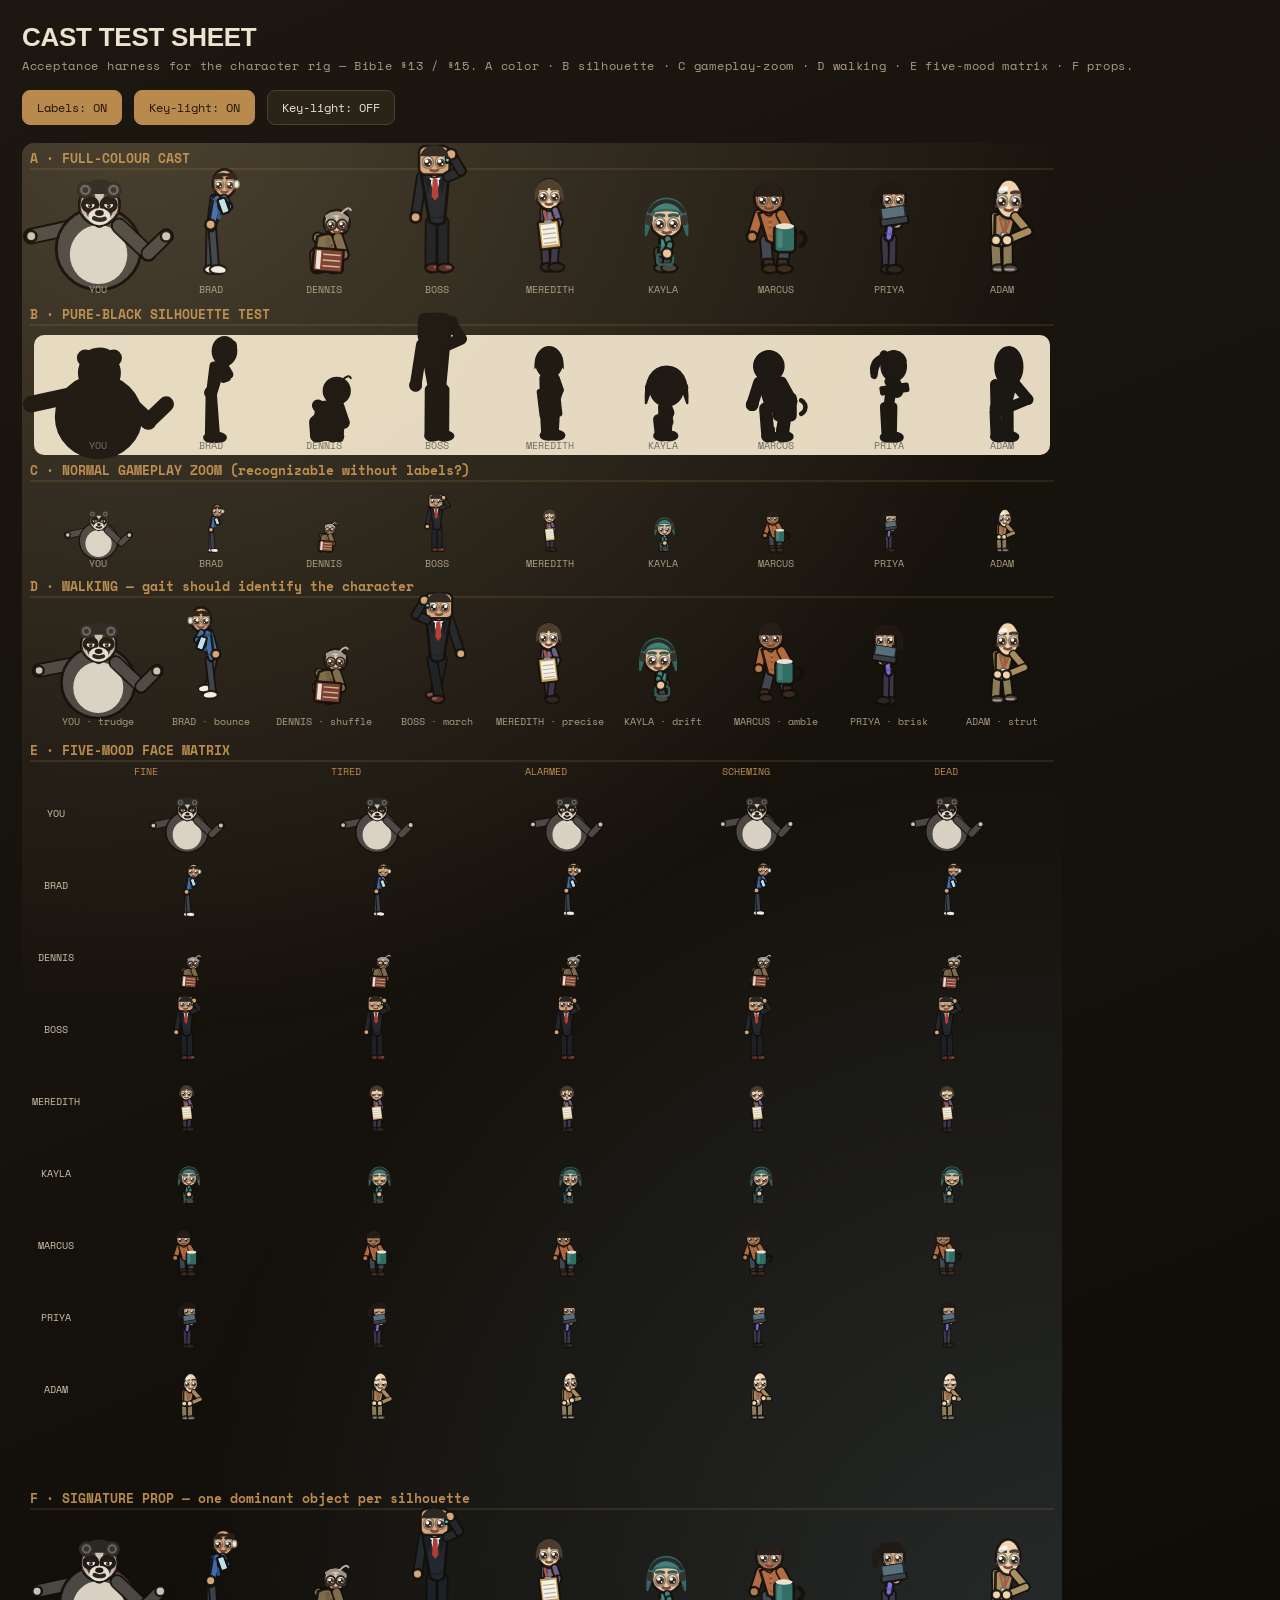
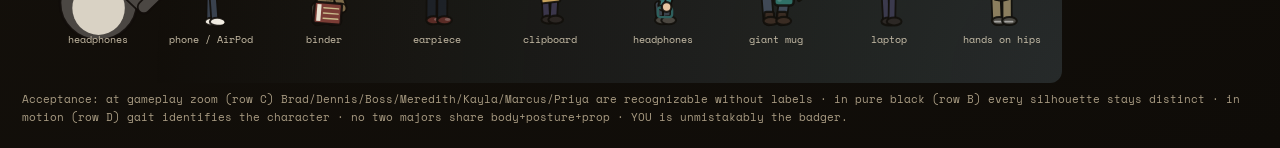
<file: character-test.html>
<!DOCTYPE html>
<html lang="en">
<head>
<meta charset="UTF-8">
<meta name="viewport" content="width=device-width, initial-scale=1.0">
<title>Nine to Survive — Cast Test Sheet</title>
<link href="https://fonts.googleapis.com/css2?family=Archivo+Expanded:wght@700;800;900&family=Space+Mono:wght@400;700&display=swap" rel="stylesheet">
<script src="ntos-world.js?v=w29"></script>
<style>
  :root{ --paper:#F3EBDA; --ink:#15120C; --mut:#8a8070; }
  *{box-sizing:border-box;margin:0;padding:0}
  body{background:linear-gradient(158deg,#1c1710,#0f0c08);color:#EDE3CE;
       font-family:'Space Mono',monospace;padding:22px;-webkit-font-smoothing:antialiased}
  h1{font-family:'Archivo Expanded',sans-serif;font-weight:900;text-transform:uppercase;
     letter-spacing:-.01em;font-size:26px;margin-bottom:4px}
  .sub{color:#a89b82;font-size:12px;letter-spacing:.06em;margin-bottom:16px}
  .bar{display:flex;gap:12px;flex-wrap:wrap;margin:10px 0 18px}
  button{font-family:'Space Mono',monospace;font-size:12px;background:#2a2318;color:#EDE3CE;
         border:1px solid #4a4030;border-radius:8px;padding:8px 14px;cursor:pointer}
  button.on{background:#B98A4E;color:#231605;border-color:#B98A4E}
  canvas{width:100%;max-width:1120px;border-radius:12px;background:transparent;display:block}
  .legend{font-size:11px;color:#a89b82;margin-top:8px;line-height:1.6}
</style>
</head>
<body>
  <h1>Cast Test Sheet</h1>
  <div class="sub">Acceptance harness for the character rig — Bible §13 / §15. A color · B silhouette · C gameplay-zoom · D walking · E five-mood matrix · F props.</div>
  <div class="bar">
    <button id="labels" class="on" onclick="toggleLabels()">Labels: ON</button>
    <button onclick="setLight(true)" id="lightOn" class="on">Key-light: ON</button>
    <button onclick="setLight(false)" id="lightOff">Key-light: OFF</button>
  </div>
  <canvas id="sheet"></canvas>
  <div class="legend">
    Acceptance: at gameplay zoom (row C) Brad/Dennis/Boss/Meredith/Kayla/Marcus/Priya are recognizable without labels ·
    in pure black (row B) every silhouette stays distinct · in motion (row D) gait identifies the character ·
    no two majors share body+posture+prop · YOU is unmistakably the badger.
  </div>
<script>
const W = window.NtosWorld;
const IDS = ['you','brad','dennis','boss','hr','kayla','marcus','priya','adam'];
const NAME = {}; (W.CAST||[]).forEach(c=>NAME[c.id]=c.name.split(' ')[0].toUpperCase()); NAME.boss='BOSS';
const MOODS = ['fine','tired','alarmed','scheming','dead'];
const PROP = {you:'headphones',brad:'phone / AirPod',dennis:'binder',boss:'earpiece',hr:'clipboard',kayla:'headphones',marcus:'giant mug',priya:'laptop',adam:'hands on hips'};
const cv = document.getElementById('sheet'), ctx = cv.getContext('2d');
let LABELS = true, LIGHT = true, t0 = null;
const CSSW = 1040;               // fixed art-board width (robust to load timing)
const H = 1540;
function fit(){ const dpr = window.devicePixelRatio||1; cv.width = CSSW*dpr; cv.height = H*dpr; cv.style.width = CSSW+'px'; cv.style.maxWidth = '100%'; cv.style.height = 'auto'; ctx.setTransform(dpr,0,0,dpr,0,0); }
fit();
window.addEventListener('load', fit);
window.addEventListener('resize', fit);

function label(x,y,txt,c){ if(!LABELS) return; ctx.fillStyle=c||'#a89b82'; ctx.font='10px "Space Mono", monospace'; ctx.textAlign='center'; ctx.fillText(txt,x,y); }
function heading(y,txt){ ctx.fillStyle='#B98A4E'; ctx.font='700 13px "Space Mono", monospace'; ctx.textAlign='left'; ctx.fillText(txt, 8, y); ctx.strokeStyle='rgba(185,138,78,0.3)'; ctx.lineWidth=1; ctx.beginPath(); ctx.moveTo(8,y+6); ctx.lineTo(CSSW-8,y+6); ctx.stroke(); }

function keylight(){
  if(!LIGHT) return;
  ctx.save(); ctx.globalCompositeOperation='soft-light';
  let g = ctx.createRadialGradient(CSSW*0.12,-40,0, CSSW*0.12,-40, CSSW*0.9);
  g.addColorStop(0,'rgba(244,220,166,0.22)'); g.addColorStop(1,'rgba(244,220,166,0)');
  ctx.fillStyle=g; ctx.fillRect(0,0,CSSW,H);
  g = ctx.createRadialGradient(CSSW*1.02,H,0, CSSW*1.02,H, CSSW*0.9);
  g.addColorStop(0,'rgba(143,183,201,0.18)'); g.addColorStop(1,'rgba(143,183,201,0)');
  ctx.fillStyle=g; ctx.fillRect(0,0,CSSW,H); ctx.restore();
}

function draw(ts){
  if(t0===null) t0=ts; const t=(ts-t0)/1000;
  ctx.clearRect(0,0,CSSW,H);
  const colW = (CSSW-24)/IDS.length;
  const cx = i => 20 + colW*i + colW/2;

  // A — full-colour cast
  heading(20, 'A · FULL-COLOUR CAST');
  IDS.forEach((id,i)=>{ W.drawFigure(ctx, cx(i), 128, 2.3, W.RIG[id], {mood:'fine', idlePhase:t*1.1+i}); label(cx(i),150,NAME[id]); });

  // B — pure-black silhouettes (on a light panel so the shapes read)
  heading(176, 'B · PURE-BLACK SILHOUETTE TEST');
  ctx.fillStyle='#E4D8C0'; ctx.beginPath(); (ctx.roundRect?ctx.roundRect(12,192,CSSW-24,120,10):ctx.rect(12,192,CSSW-24,120)); ctx.fill();
  IDS.forEach((id,i)=>{ W.drawFigure(ctx, cx(i), 296, 2.3, W.RIG[id], {mood:'fine', idlePhase:t*1.1+i, silhouette:true}); label(cx(i),306,NAME[id],'#6E6960'); });

  // C — normal gameplay zoom
  heading(332, 'C · NORMAL GAMEPLAY ZOOM (recognizable without labels?)');
  IDS.forEach((id,i)=>{ W.drawFigure(ctx, cx(i), 408, 1.05, W.RIG[id], {mood:'fine', idlePhase:t*1.1+i}); label(cx(i),424,NAME[id]); });

  // D — walking (animated, alternating facing)
  heading(448, 'D · WALKING — gait should identify the character');
  IDS.forEach((id,i)=>{ const rig=W.RIG[id]; const cad={bounce:12,march:6.5,shuffle:4.5,drift:5.5,amble:7,brisk:13,precise:11,strut:7.5}[rig.walk]||8;
    W.drawFigure(ctx, cx(i), 560, 2.0, rig, {mood:'fine', moving:true, walkPhase:t*cad*(rig.spd||1), faceLeft:i%2===1}); label(cx(i),582,NAME[id]+' · '+rig.walk); });

  // E — five-mood matrix
  heading(612, 'E · FIVE-MOOD FACE MATRIX');
  MOODS.forEach((m,c)=>{ label(24+ (CSSW-40)/5*c + (CSSW-40)/10, 632, m.toUpperCase(), '#B98A4E'); });
  IDS.forEach((id,r)=>{
    const y = 700 + r*72;
    label(34, y-26, NAME[id], '#cabfa8');
    MOODS.forEach((m,c)=>{ const x = 70 + ((CSSW-90)/5)*c + ((CSSW-90)/10); W.drawFigure(ctx, x, y, 1.15, W.RIG[id], {mood:m, idlePhase:t*1.1+r+c}); });
  });

  // F — signature prop lineup
  heading(1360, 'F · SIGNATURE PROP — one dominant object per silhouette');
  IDS.forEach((id,i)=>{ W.drawFigure(ctx, cx(i), 1480, 2.1, W.RIG[id], {mood:'fine', idlePhase:t*1.1+i}); label(cx(i),1500,PROP[id],'#cabfa8'); });

  keylight();
}
requestAnimationFrame(function loop(ts){ draw(ts); requestAnimationFrame(loop); });

function toggleLabels(){ LABELS=!LABELS; const b=document.getElementById('labels'); b.textContent='Labels: '+(LABELS?'ON':'OFF'); b.classList.toggle('on',LABELS); }
function setLight(v){ LIGHT=v; document.getElementById('lightOn').classList.toggle('on',v); document.getElementById('lightOff').classList.toggle('on',!v); }
</script>
</body>
</html>
</file>
<file: ntos-theme.css>
/* =============================================================================
   NINE TO SURVIVE — THEME  (ntos-theme.css)
   The single source of truth for the shell's (DOM) presentation.

   HOW THIS FILE IS ORGANIZED
     §0  DESIGN TOKENS      — every colour, font and shadow the UI uses (:root)
     §1  RESET + BASE       — box model, body, typography primitives
     §2  HUD / METERS       — the in-game overlay (§10 of the Visual Bible)
     §3  ENCOUNTER CARD     — the dialogue/choice modal
     §4  DAY REPORT (5:01)  — end-of-day summary
     §5  START / END / MENUS
     §6  THE OFFICE WORLD    — canvas frame + floating chrome (feed, toast, hint)
     §7  STORY COLLECTION
     §8  FIRE DRILL (crunch)
     §9  RESPONSIVE

   RULE OF THUMB
     Change *look* here. Change *layout markup* in index.html. Change *gameplay*
     in ntos-game.js / ntos-world.js. Never hand-edit ntos-standalone.html —
     it is rebuilt by build_standalone.py, which inlines this file verbatim.

     Ting edits §0 tokens + any block below to restyle. Kevin edits gameplay in
     the .js modules. Neither needs to touch the other's territory.
   ========================================================================== */

/* ===========================================================================
   §0  DESIGN TOKENS
   The whole UI is built from these. Restyle the game by editing this block.
   =========================================================================== */
:root{
  /* ── Nine to Survive · Visual Bible palette ──────────────────────────────
     Paper + graphite. Warm 5pm sun colliding with cold monitor glow. ~90%
     neutral; accents are rationed to where a meter or receipt actually lives.
     Ember is the ONLY alarm colour — never decorative. */

  /* the cinematic ground the menus float on (double key-light + grain go on top) */
  --bg:#1c1710; --bg2:#0f0c08;

  /* core neutrals — warm papers, never pure white */
  --paper-hi:#FBF6EA;                          /* Paper Hi — brightest surfaces */
  --panel:#F3EBDA; --panel2:#ECE3CE; --panel3:#E4D8C0;  /* Paper / Sand */
  --ink:#15120C;                               /* Ink — darkest anchor */
  --muted:#6E6960;                             /* Graphite — secondary text */
  --muted2:#928D84;                            /* Ash — mid neutral */

  /* meter accents (muted, rationed) */
  --standing:#6E7398; --standing-d:#565b7d;    /* Slate — how they see you */
  --soul:#5E9188;     --soul-d:#4a746c;        /* Verdigris — what's left of you */
  --money:#B98A4E;    --money-d:#986f38;       /* Brass — the escape fund */
  --danger:#B0553A;                            /* Ember — the alarm colour */
  --folder:#D9BC82;                            /* Manila — receipts / leverage */
  --ok:#5E9188;
  --line:rgba(21,18,12,.14);

  /* the signature double key-light, reused by menus + panels */
  --key-warm:rgba(242,217,164,.85);            /* 5pm honey-gold */
  --key-cold:rgba(143,183,201,.55);            /* cold monitor-cyan */

  /* Type roles — the three Bible families, swapped in one place */
  --font-display:'Archivo Expanded','Archivo',system-ui,sans-serif; /* titles, values */
  --font-data:'Space Mono',ui-monospace,monospace;                  /* clocks, labels */
  --font-body:'Hanken Grotesk',system-ui,sans-serif;                /* prose, dialogue */

  /* Shape + shadow scale */
  --r-card:16px; --r-panel:14px; --r-chip:12px; --r-pill:100px;
  --shadow-card:0 24px 60px rgba(6,4,2,.55);
  --shadow-panel:0 16px 40px rgba(6,4,2,.45);
  --shadow-float:0 18px 46px rgba(6,4,2,.5);
  --btn-drop:#000;                              /* hard bottom-shadow under buttons */
}

/* ===========================================================================
   §1  RESET + BASE
   =========================================================================== */
*{box-sizing:border-box;margin:0;padding:0;}
html{height:100%;}
body{
  /* the signature collision: warm 5pm gold flooding top-left, cold monitor-cyan
     pushing back from bottom-right, over a deep warm ground. This is the game's
     identity at thumbnail size — present on every menu, behind every card. */
  background:
    radial-gradient(130% 100% at 6% -8%, var(--key-warm) 0%, rgba(242,217,164,0) 46%),
    radial-gradient(120% 100% at 104% 108%, var(--key-cold) 0%, rgba(143,183,201,0) 50%),
    linear-gradient(158deg, var(--bg) 0%, var(--bg2) 100%);
  background-attachment:fixed;
  color:var(--ink);
  font-family:var(--font-body);-webkit-font-smoothing:antialiased;
  min-height:100%;display:flex;padding:20px;
}
/* film-grain / paper tooth over the whole frame so nothing looks too clean */
body::after{
  content:"";position:fixed;inset:0;z-index:9998;pointer-events:none;
  opacity:.05;mix-blend-mode:overlay;
  background-image:url("data:image/svg+xml,%3Csvg xmlns='http://www.w3.org/2000/svg' width='120' height='120'%3E%3Cfilter id='n'%3E%3CfeTurbulence type='fractalNoise' baseFrequency='0.9' numOctaves='2' stitchTiles='stitch'/%3E%3C/filter%3E%3Crect width='100%25' height='100%25' filter='url(%23n)'/%3E%3C/svg%3E");
}
@media(prefers-reduced-motion:reduce){*{animation-duration:.001ms !important;}}
/* margin:auto (not align-items:center) so a start screen taller than the
   viewport stays scrollable to its top instead of cropping the mascot */
.stage{width:100%;max-width:460px;margin:auto;}
.mono{font-family:var(--font-data);}
button{font-family:inherit;cursor:pointer;border:none;background:none;color:inherit;}
.hidden{display:none !important;}

/* ===========================================================================
   §2  HUD / METERS
   =========================================================================== */
/* the in-game HUD is a dark ink panel (Bible §10): warm text, rationed accents,
   scoped brighter tokens so meters read against the ink. */
.hud{
  background:rgba(20,16,11,.90);color:var(--panel);
  border:1px solid rgba(233,222,198,.14);border-radius:var(--r-panel);
  padding:14px 16px 16px;margin-bottom:16px;
  -webkit-backdrop-filter:blur(3px);backdrop-filter:blur(3px);
  /* on-ink accent tints (override the light-surface tokens for this subtree) */
  --standing:#9096bd; --soul:#79b3a8; --money:#d6a568;
  --muted:#b8af9d; --muted2:#9a917f; --line:rgba(233,222,198,.14);
}
.hudtop{display:flex;justify-content:space-between;align-items:center;margin-bottom:14px;}
.sys{font-family:var(--font-data);font-size:9.5px;letter-spacing:.18em;text-transform:uppercase;color:var(--muted2);}
.sys::before{content:"● ";color:var(--danger);font-size:8px;vertical-align:1px;}
.clock{font-family:var(--font-data);font-size:12px;letter-spacing:.05em;color:var(--muted);}
.clock b{color:var(--paper-hi);}
.meters{display:flex;flex-direction:column;gap:12px;}
.meter .mrow{display:flex;justify-content:space-between;align-items:baseline;margin-bottom:5px;}
.meter .mname{font-family:var(--font-data);font-size:10px;letter-spacing:.12em;text-transform:uppercase;}
.meter .msub{font-size:11px;color:var(--muted2);font-style:italic;}
.meter .mval{font-family:var(--font-display);font-weight:800;font-size:15px;font-variant-numeric:tabular-nums;position:relative;}
.mtrack{height:9px;background:var(--panel3);border-radius:var(--r-pill);overflow:hidden;}
.mfill{height:100%;border-radius:var(--r-pill);transition:width .55s cubic-bezier(.3,.9,.3,1);}
.meter.standing .mname,.meter.standing .mval{color:var(--standing);}
.meter.standing .mfill{background:linear-gradient(90deg,var(--standing-d),var(--standing));}
.meter.soul .mname,.meter.soul .mval{color:var(--soul);}
.meter.soul .mfill{background:linear-gradient(90deg,var(--soul-d),var(--soul));}
.meter.money .mname,.meter.money .mval{color:var(--money);}
.meter.money .mfill{background:linear-gradient(90deg,var(--money-d),var(--money));}
.jobline{display:flex;justify-content:space-between;font-family:var(--font-data);font-size:11px;letter-spacing:.08em;text-transform:uppercase;color:var(--panel2);margin-bottom:12px;padding-bottom:10px;border-bottom:1px solid var(--line);}
.jobline .pay{color:var(--money);font-weight:700;}
.taskline{margin-top:-4px;}
.taskline #tasks-l{color:var(--danger);font-weight:700;}
.taskline #tasks-r{color:var(--muted);}
.statuspop .schat{display:inline-block;margin-top:10px;padding:8px 14px;border-radius:var(--r-pill);background:var(--ink);color:var(--panel);font-size:12px;font-weight:600;cursor:pointer;}
.delta{position:absolute;right:0;top:-16px;font-family:var(--font-display);font-size:12px;font-weight:700;opacity:0;white-space:nowrap;}
.delta.show{animation:floaty 1.1s ease-out forwards;}
@keyframes floaty{0%{opacity:0;transform:translateY(4px);}20%{opacity:1;}100%{opacity:0;transform:translateY(-12px);}}

/* ===========================================================================
   §3  ENCOUNTER CARD
   =========================================================================== */
.card{background:linear-gradient(165deg,var(--paper-hi),var(--panel));border:1px solid var(--line);border-radius:var(--r-card);padding:22px 22px 20px;box-shadow:var(--shadow-card);}
.tag{display:inline-block;font-family:var(--font-data);font-size:9.5px;letter-spacing:.14em;text-transform:uppercase;color:var(--muted);border:1px solid var(--line);border-radius:var(--r-pill);padding:4px 10px;margin-bottom:14px;}
.etitle{font-family:var(--font-display);font-weight:800;font-size:24px;line-height:1.08;letter-spacing:-.015em;margin-bottom:10px;}
.escene{font-size:15px;line-height:1.55;color:#3a352a;margin-bottom:20px;}
.choices{display:flex;flex-direction:column;gap:10px;}
.choice{text-align:left;background:var(--panel2);border:1px solid var(--line);border-radius:var(--r-chip);padding:14px 16px;font-size:14.5px;line-height:1.4;color:var(--ink);transition:transform .1s,border-color .2s,background .2s;}
.choice:hover{border-color:var(--standing);background:var(--panel3);}
.choice:active{transform:translateY(1px);}

/* outcome */
.outcome{margin-top:2px;}
.oline{font-size:15px;line-height:1.6;color:#3a352a;font-style:italic;border-left:2px solid var(--soul);padding-left:14px;margin-bottom:20px;}
.next{width:100%;padding:15px;border-radius:var(--r-chip);background:var(--ink);color:var(--paper-hi);font-family:var(--font-display);font-weight:800;text-transform:uppercase;letter-spacing:.03em;font-size:14px;box-shadow:0 4px 0 var(--btn-drop);transition:transform .12s cubic-bezier(.3,.9,.3,1),box-shadow .12s;}
.next:hover{transform:translateY(-1px);box-shadow:0 5px 0 var(--btn-drop);} .next:active{transform:translateY(3px);box-shadow:0 1px 0 var(--btn-drop);}

/* ===========================================================================
   §4  5:01 PM DAY REPORT
   =========================================================================== */
.report{margin:4px 0 16px;}
.rrow{display:flex;justify-content:space-between;gap:14px;align-items:baseline;padding:9px 0;border-bottom:1px solid var(--line);font-size:13.5px;}
.rrow .rk{color:var(--muted);}
.rrow .rv{font-family:var(--font-data);font-size:12.5px;font-weight:700;white-space:nowrap;}
.rv.plus{color:var(--money);} .rv.minus{color:var(--danger);} .rv.soulhit{color:var(--soul);} .rv.big{color:var(--standing);}
.bankline{font-family:var(--font-data);font-size:12px;letter-spacing:.06em;color:var(--muted);margin-bottom:18px;}
.bankline b{color:var(--money);font-size:14px;}
.walkout{width:100%;padding:16px;border-radius:var(--r-pill);background:linear-gradient(180deg,#c99a5c,var(--money));color:#231605;font-family:var(--font-display);font-weight:800;text-transform:uppercase;letter-spacing:.02em;font-size:15px;margin-bottom:10px;box-shadow:0 4px 0 var(--money-d),0 14px 30px rgba(185,138,78,.3);transition:transform .12s cubic-bezier(.3,.9,.3,1),box-shadow .12s;}
.walkout:hover{transform:translateY(-1px);box-shadow:0 5px 0 var(--money-d),0 16px 34px rgba(185,138,78,.34);} .walkout:active{transform:translateY(3px);box-shadow:0 1px 0 var(--money-d);}

/* ===========================================================================
   §5  START / END / MENUS
   =========================================================================== */
/* menus sit on the dark cinematic ground: loose text goes light, but any light
   panel nested inside restores ink text + graphite muted tokens. */
.screen{text-align:center;padding:6px 4px;color:var(--paper-hi);--muted:#c7beac;--muted2:#a49a86;}
.screen .legend,.screen .card,.screen .fm,.screen .storyunlock{color:var(--ink);--muted:#6E6960;--muted2:#928D84;}
/* the brand logo is itself a full circle — show it edge to edge; nothing behind
   it to mismatch */
.mascot{width:170px;height:170px;border-radius:50%;background:transparent;display:flex;align-items:center;justify-content:center;margin:0 auto 20px;box-shadow:0 18px 46px rgba(6,4,2,.55),0 0 60px -12px var(--key-warm);overflow:hidden;animation:ntsFloatY 7s ease-in-out infinite;}
@keyframes ntsFloatY{0%,100%{transform:translateY(0);}50%{transform:translateY(-7px);}}
.mascot img{width:100%;height:100%;object-fit:cover;display:block;}
.mascot .fallback{font-size:72px;line-height:1;}
.badge{font-family:var(--font-data);font-size:10px;letter-spacing:.24em;text-transform:uppercase;color:var(--muted);margin-bottom:16px;}
.big{font-family:var(--font-display);font-weight:900;font-size:44px;line-height:.92;letter-spacing:-.01em;text-transform:uppercase;margin-bottom:8px;color:var(--paper-hi);text-shadow:0 2px 22px rgba(0,0,0,.35);}
.big .blue{color:#9aa0c6;} .big .amber{color:#d9a869;}
.tagline{font-family:var(--font-data);font-size:11px;letter-spacing:.1em;text-transform:uppercase;color:var(--muted);margin-bottom:22px;}
.lede{font-size:15px;line-height:1.6;color:var(--muted);max-width:370px;margin:0 auto 22px;}
.legend{background:var(--panel);border:1px solid var(--line);border-radius:var(--r-panel);padding:16px 18px;margin:0 auto 24px;max-width:380px;text-align:left;}
.leg{display:flex;gap:12px;align-items:flex-start;padding:9px 0;font-size:13.5px;line-height:1.45;}
.leg:not(:last-child){border-bottom:1px solid var(--line);}
.leg .k{flex-shrink:0;width:92px;text-align:center;font-family:var(--font-data);font-size:10px;letter-spacing:.1em;text-transform:uppercase;padding:3px 0;border-radius:6px;margin-top:2px;font-weight:700;}
.leg .k.s{background:rgba(110,115,152,.18);color:var(--standing);}
.leg .k.so{background:rgba(94,145,136,.18);color:var(--soul);}
.leg .k.m{background:rgba(185,138,78,.18);color:var(--money-d);}
.leg span{color:var(--muted);}
/* buttons drop onto the desk: hard bottom shadow, physical press (Bible §09) */
.cta{display:inline-block;padding:16px 42px;border-radius:var(--r-pill);background:var(--ink);color:var(--paper-hi);font-family:var(--font-display);font-weight:800;text-transform:uppercase;letter-spacing:.02em;font-size:15px;box-shadow:0 4px 0 var(--btn-drop),var(--shadow-panel);transition:transform .12s cubic-bezier(.3,.9,.3,1),box-shadow .12s;}
.cta:hover{transform:translateY(-1px);box-shadow:0 5px 0 var(--btn-drop),var(--shadow-panel);}
.cta:active{transform:translateY(3px);box-shadow:0 1px 0 var(--btn-drop);}
.resumebtn{background:var(--money);color:#231605;box-shadow:0 4px 0 var(--money-d),var(--shadow-panel);display:block;margin:12px auto 0;}
.resumebtn:hover{box-shadow:0 5px 0 var(--money-d),var(--shadow-panel);}
.resumebtn:active{box-shadow:0 1px 0 var(--money-d);}
.sharebtn{display:block;width:100%;margin-top:10px;padding:12px;border-radius:var(--r-chip);border:1px solid var(--line);background:transparent;font-family:var(--font-data);font-size:11px;letter-spacing:.1em;text-transform:uppercase;color:var(--muted);transition:color .2s,border-color .2s;}
.sharebtn:hover{color:var(--ink);border-color:var(--ink);}
#sharebtn-end{max-width:300px;margin:14px auto 0;}

/* end screen */
.verdicttag{font-family:var(--font-data);font-size:10px;letter-spacing:.2em;text-transform:uppercase;margin-bottom:14px;}
.verdict{font-family:var(--font-display);font-weight:800;font-size:32px;line-height:1.05;letter-spacing:-.02em;margin-bottom:16px;}
.vbody{font-size:15px;line-height:1.6;color:var(--muted);max-width:380px;margin:0 auto 24px;}
.finalmeters{display:grid;grid-template-columns:1fr 1fr;gap:12px;max-width:330px;margin:0 auto 26px;}
.fm{background:var(--panel);border:1px solid var(--line);border-radius:var(--r-chip);padding:14px;}
.fm .fl{font-family:var(--font-data);font-size:9px;letter-spacing:.12em;text-transform:uppercase;color:var(--muted2);margin-bottom:4px;}
.fm .fv{font-family:var(--font-display);font-weight:800;font-size:26px;}
.fm.s .fv{color:var(--standing);} .fm.so .fv{color:var(--soul);}
.fm.m .fv{color:var(--money);} .fm.d .fv{color:var(--ink);}
.foot{font-family:var(--font-data);font-size:10px;color:var(--muted2);letter-spacing:.14em;text-transform:uppercase;margin-top:24px;}

/* ===========================================================================
   §6  THE OFFICE WORLD  (canvas frame + floating chrome)
   =========================================================================== */
#play{position:fixed;inset:0;padding:0;}
#world{position:absolute;inset:0;width:100%;height:100%;cursor:grab;touch-action:none;}
#world.dragging{cursor:grabbing;}
button{touch-action:manipulation;}
.hudfloat{position:absolute;top:14px;left:14px;width:min(360px,calc(100vw - 28px));margin:0;box-shadow:var(--shadow-float);z-index:5;}
.hint{position:absolute;bottom:12px;left:50%;transform:translateX(-50%);font-family:var(--font-data);font-size:10px;letter-spacing:.1em;text-transform:uppercase;color:rgba(21,18,13,.6);background:rgba(244,237,218,.85);border:1px solid var(--line);border-radius:var(--r-pill);padding:6px 14px;white-space:nowrap;z-index:5;}
.overlay{position:fixed;inset:0;background:rgba(21,18,13,.45);display:flex;align-items:center;justify-content:center;padding:18px;z-index:20;}
.overlay .card{width:min(460px,94vw);max-height:88vh;overflow-y:auto;}
.statuspop{position:absolute;z-index:10;background:var(--panel);border:1px solid var(--line);border-radius:var(--r-chip);padding:12px 30px 12px 14px;width:300px;box-shadow:0 16px 40px rgba(21,18,13,.3);}
/* the live cute portrait ("on a screen") */
.spop-head{display:flex;gap:11px;align-items:flex-start;margin-bottom:8px;}
.spop-meta{min-width:0;flex:1;}
.statuspop .portrait{flex:0 0 80px;width:80px;height:80px;border-radius:14px;box-shadow:0 5px 16px rgba(6,4,2,.34);image-rendering:auto;}
.cardportrait{float:left;width:96px;height:96px;margin:2px 15px 8px 0;border-radius:16px;box-shadow:0 8px 22px rgba(6,4,2,.42);}
.choices{clear:both;}
.statuspop .sname{font-family:var(--font-display);font-weight:800;font-size:16px;}
.statuspop .srole{font-family:var(--font-data);font-size:9.5px;letter-spacing:.1em;text-transform:uppercase;color:var(--muted2);margin:2px 0 8px;}
.statuspop .sline{font-size:12.5px;line-height:1.45;color:#3a352a;font-style:italic;}
.statuspop .sx{position:absolute;top:6px;right:10px;font-size:14px;color:var(--muted2);cursor:pointer;}
.toast{position:absolute;bottom:52px;left:50%;transform:translateX(-50%);background:var(--ink);color:var(--panel);font-family:var(--font-data);font-size:11.5px;border-radius:var(--r-pill);padding:9px 18px;opacity:0;transition:opacity .25s;z-index:15;pointer-events:none;white-space:nowrap;}
.toast.show{opacity:1;}
.mute{position:absolute;bottom:12px;right:14px;z-index:6;font-size:17px;background:rgba(244,237,218,.85);border:1px solid var(--line);border-radius:var(--r-pill);width:38px;height:38px;line-height:1;}
/* the office feed: a small collapsible ticker, latest 3 lines */
.feedbox{position:absolute;bottom:12px;left:14px;z-index:6;width:min(320px,calc(100vw - 90px));background:rgba(244,237,218,.92);border:1px solid var(--line);border-radius:var(--r-chip);overflow:hidden;}
.feedhead{display:flex;justify-content:space-between;align-items:center;padding:6px 12px;font-family:var(--font-data);font-size:10px;letter-spacing:.14em;text-transform:uppercase;color:var(--muted);cursor:pointer;user-select:none;}
.feedhead b{color:var(--ink);}
#feedlines{padding:0 12px 8px;}
.feedbox.closed #feedlines{display:none;}
.fline{font-size:11.5px;line-height:1.45;color:#3a352a;padding:3px 0;border-top:1px dashed var(--line);}
.fline:first-child{border-top:none;}
.fline .ft{font-family:var(--font-data);font-size:9px;color:var(--muted2);margin-right:6px;}
/* full-day log on the 5:01 report */
.feedlog{margin:2px 0 16px;border:1px solid var(--line);border-radius:10px;padding:8px 12px;background:var(--panel2);}
.feedlog summary{font-family:var(--font-data);font-size:10px;letter-spacing:.12em;text-transform:uppercase;color:var(--muted);cursor:pointer;}
.feedlog .fline{font-size:12px;}

/* ===========================================================================
   §7  STORY COLLECTION
   =========================================================================== */
.storiesline{margin-top:18px;font-family:var(--font-data);font-size:11px;letter-spacing:.08em;text-transform:uppercase;color:var(--muted);}
.storybtn{font-family:var(--font-data);font-size:11px;letter-spacing:.08em;text-transform:uppercase;color:var(--standing);text-decoration:underline;cursor:pointer;}
#storylist{text-align:left;margin:6px 0 16px;max-height:56vh;overflow-y:auto;}
.storyrow{display:flex;gap:12px;align-items:baseline;padding:9px 2px;border-bottom:1px solid var(--line);font-size:13.5px;}
.storyrow .sn{font-family:var(--font-display);font-weight:700;white-space:nowrap;}
.storyrow.found .sn{color:var(--money);}
.storyrow.locked .sn{color:var(--muted2);letter-spacing:.14em;}
.storyrow .sh{color:var(--muted);font-size:12px;font-style:italic;}
.storyunlock{font-family:var(--font-display);font-size:12.5px;font-weight:700;margin:4px auto;max-width:360px;padding:9px 14px;border:1px solid var(--line);border-radius:10px;background:var(--panel);}
.storyunlock.new{color:var(--money);border-color:var(--money);}
.storyunlock.old{color:var(--muted);}
#storyunlocks{margin-bottom:18px;}

/* ===========================================================================
   §8  FIRE DRILL (crunch)
   =========================================================================== */
.crunchcard .tag{color:var(--danger);border-color:var(--danger);}
.crunchbar{height:14px;background:var(--panel3);border-radius:var(--r-pill);overflow:hidden;margin:6px 0 8px;}
#crunchfill{height:100%;width:100%;background:linear-gradient(90deg,#b3322e,var(--danger));border-radius:var(--r-pill);}
.crunchmeta{display:flex;justify-content:space-between;font-family:var(--font-data);font-size:12px;font-weight:700;margin-bottom:14px;}
#workbtn{background:var(--danger);color:#fff;font-weight:800;letter-spacing:.06em;}
.crunchresult{font-size:14.5px;line-height:1.5;font-style:italic;border-left:2px solid var(--danger);padding-left:12px;margin:4px 0 14px;color:#3a352a;}

/* ===========================================================================
   §9  RESPONSIVE
   phones: shrink the HUD so the floor stays playable (last: wins specificity ties)
   =========================================================================== */
@media(max-width:420px){
  .hudfloat{top:8px;left:8px;width:calc(100vw - 16px);padding:9px 12px 11px;}
  .hudfloat .hudtop{margin-bottom:8px;}
  .hudfloat .jobline{margin-bottom:8px;padding-bottom:6px;font-size:10px;}
  .hudfloat .meters{gap:7px;}
  .hudfloat .mtrack{height:7px;}
  .hudfloat .meter .mval{font-size:13px;}
  .hint{display:none;}
}
</file>
